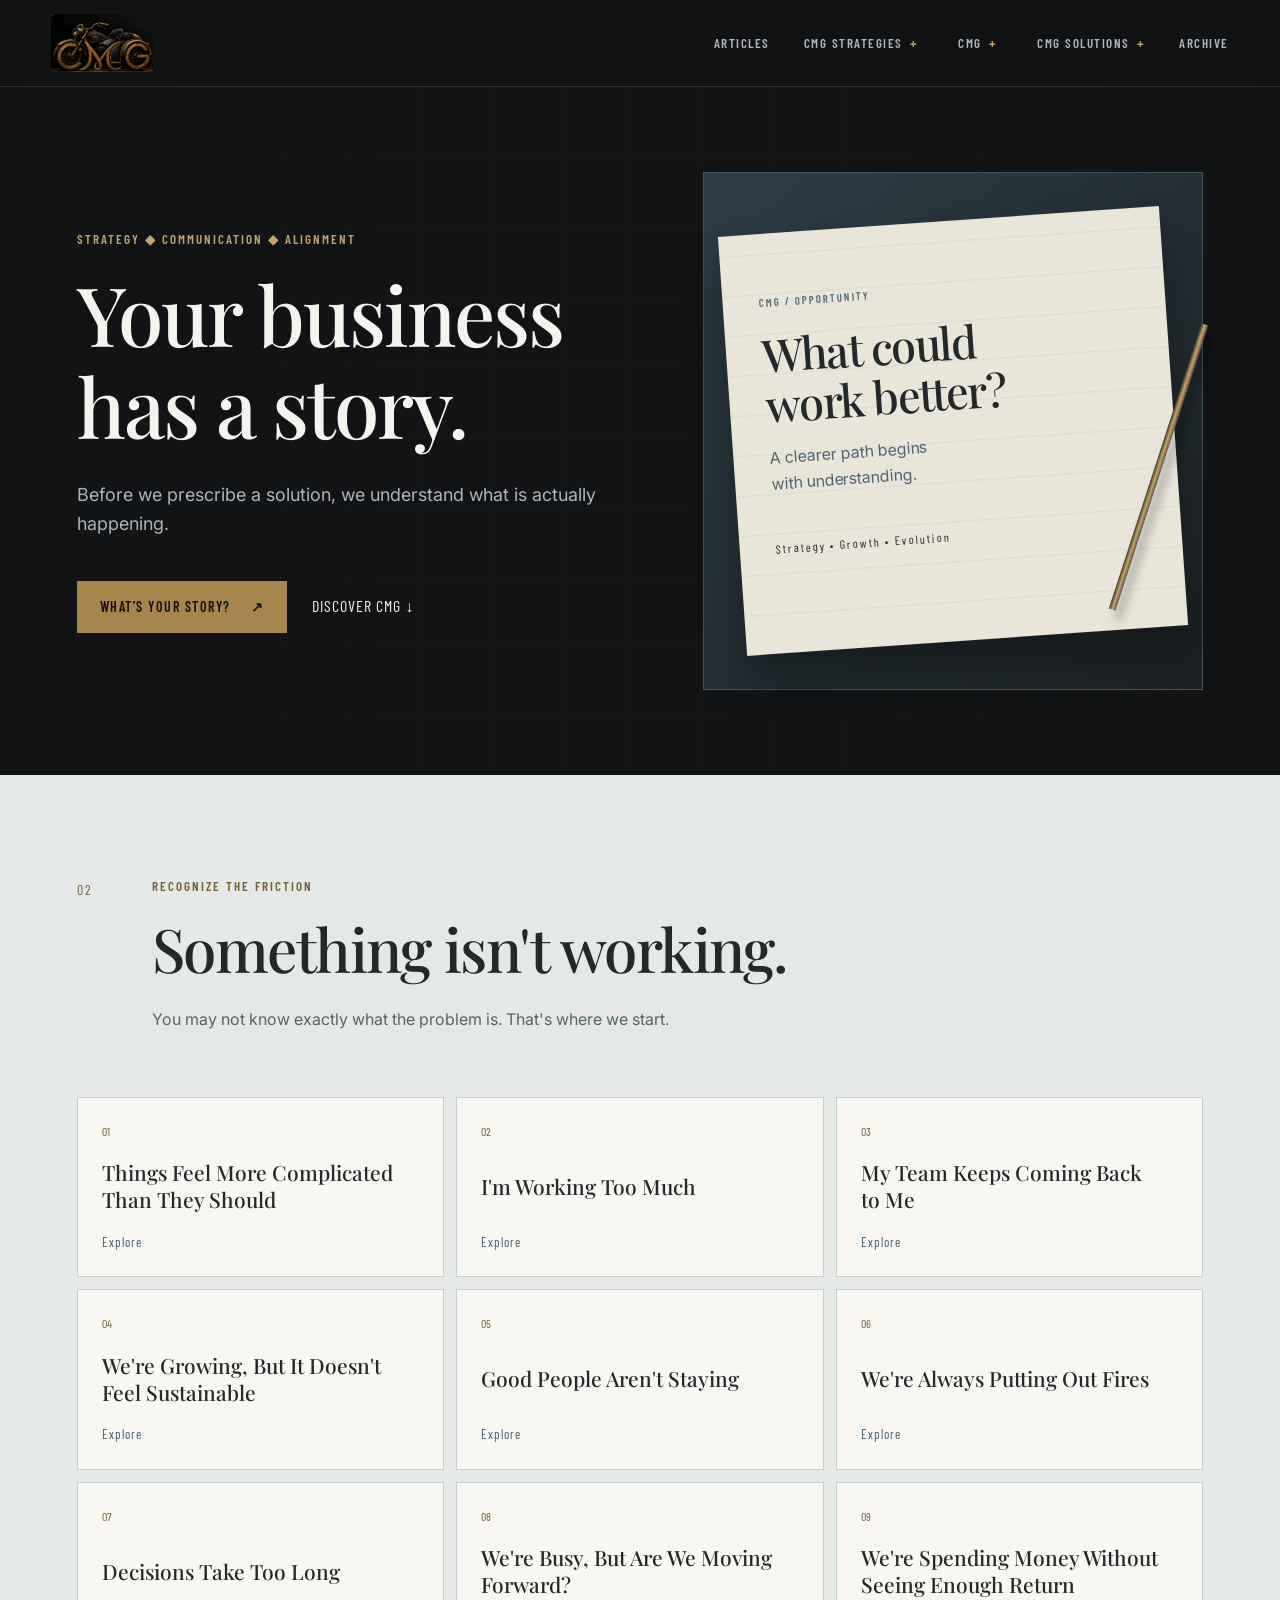
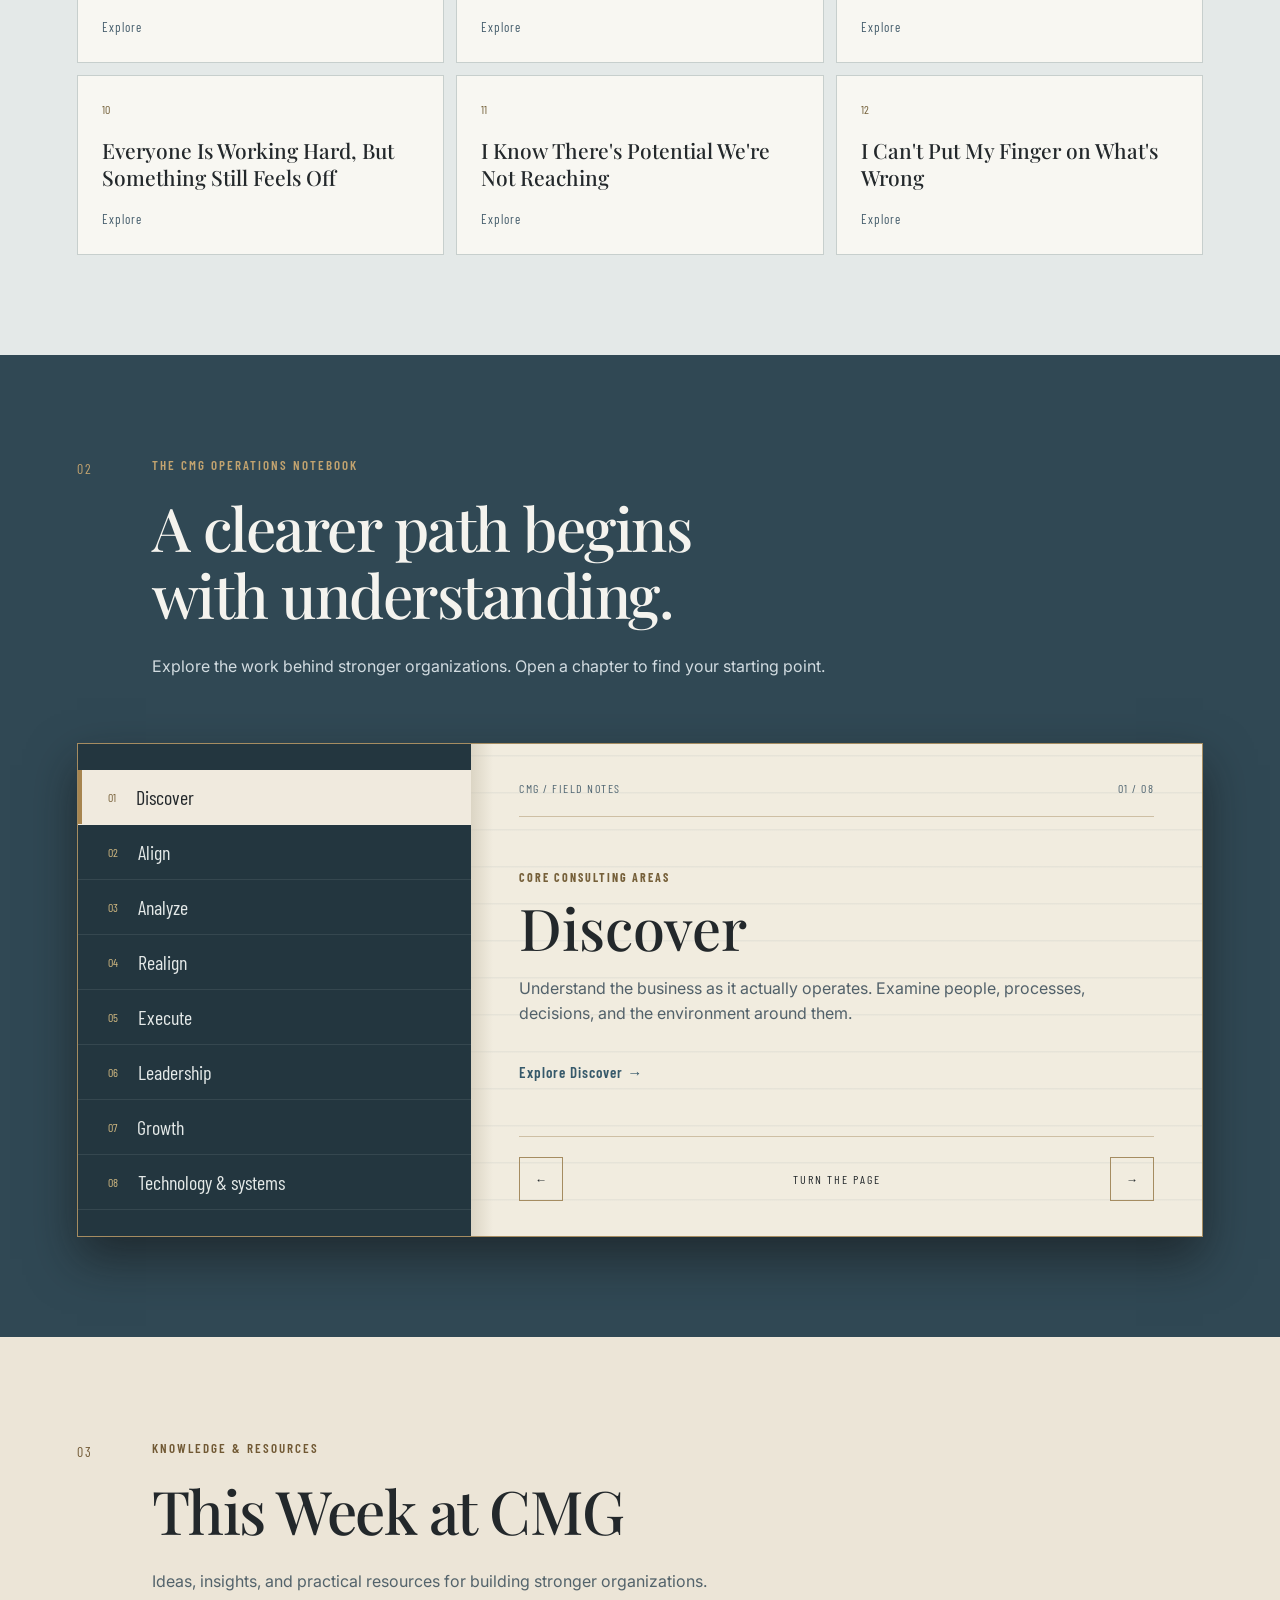
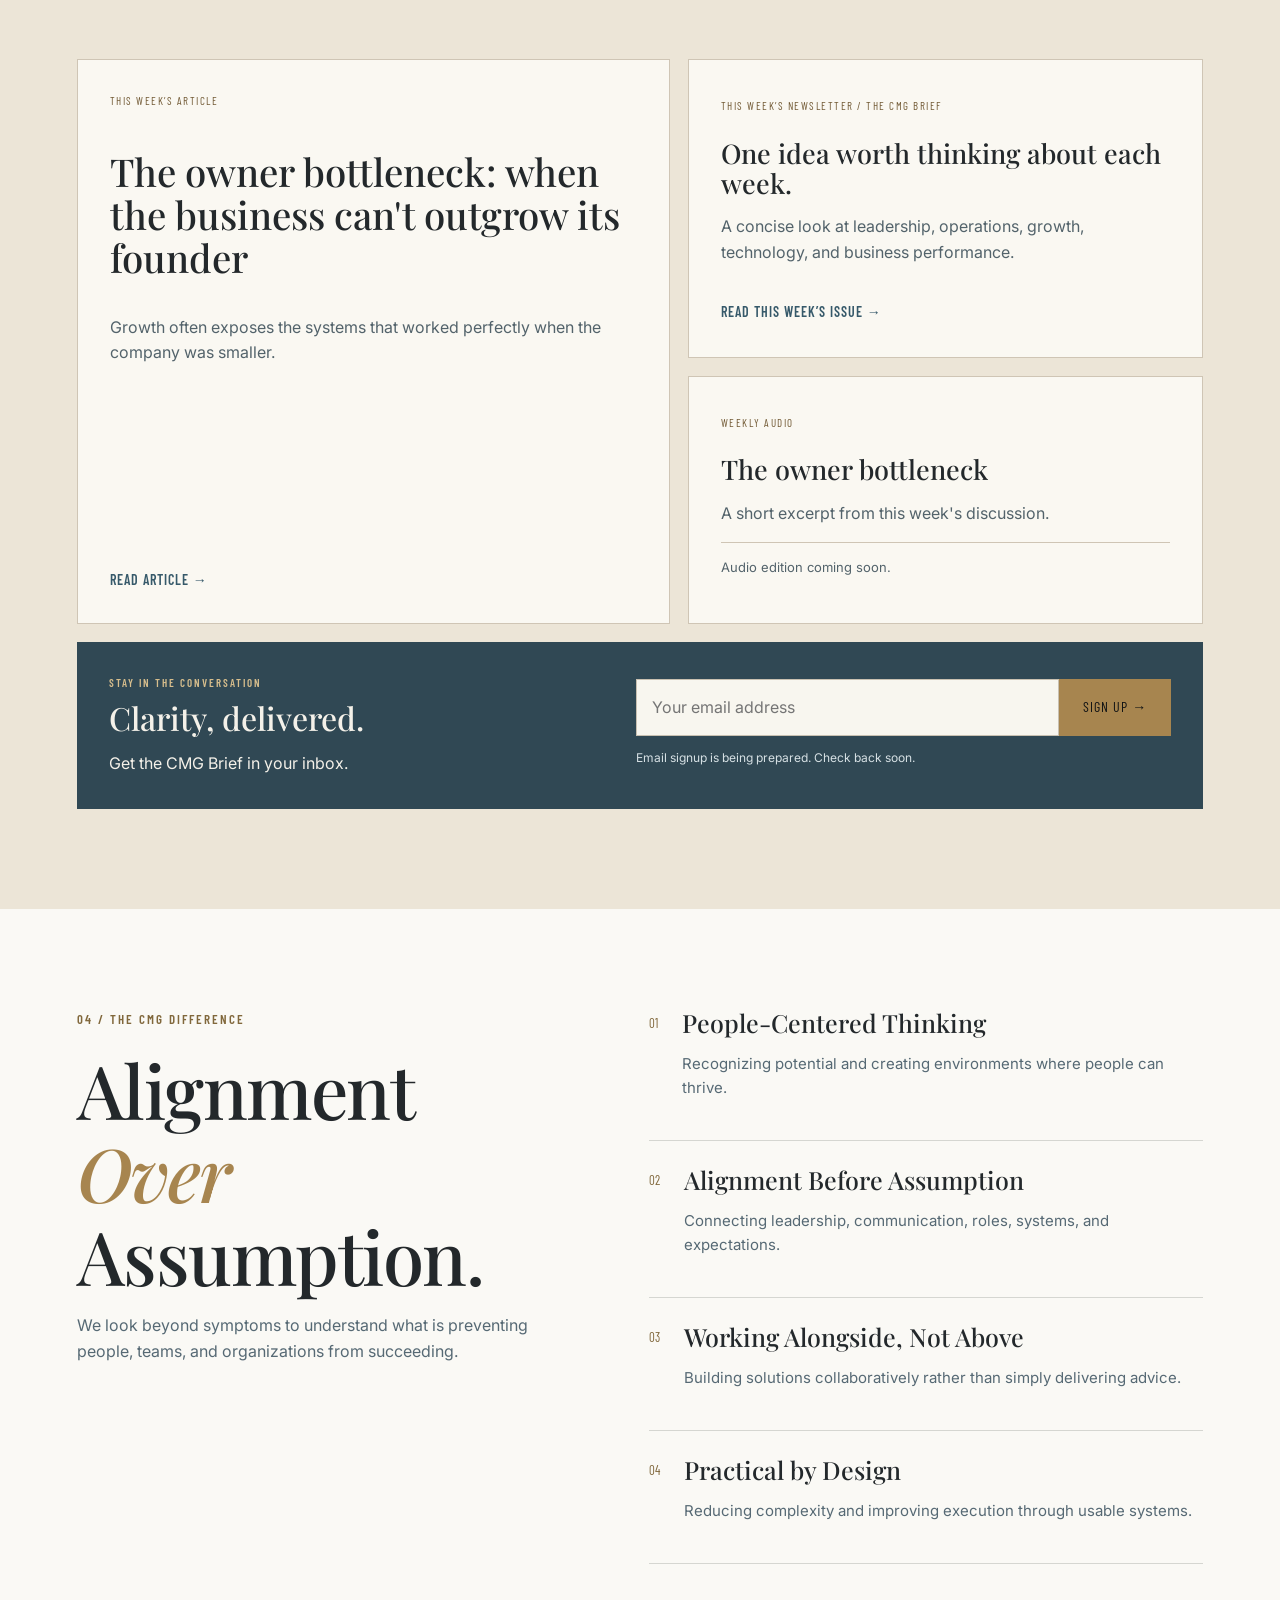
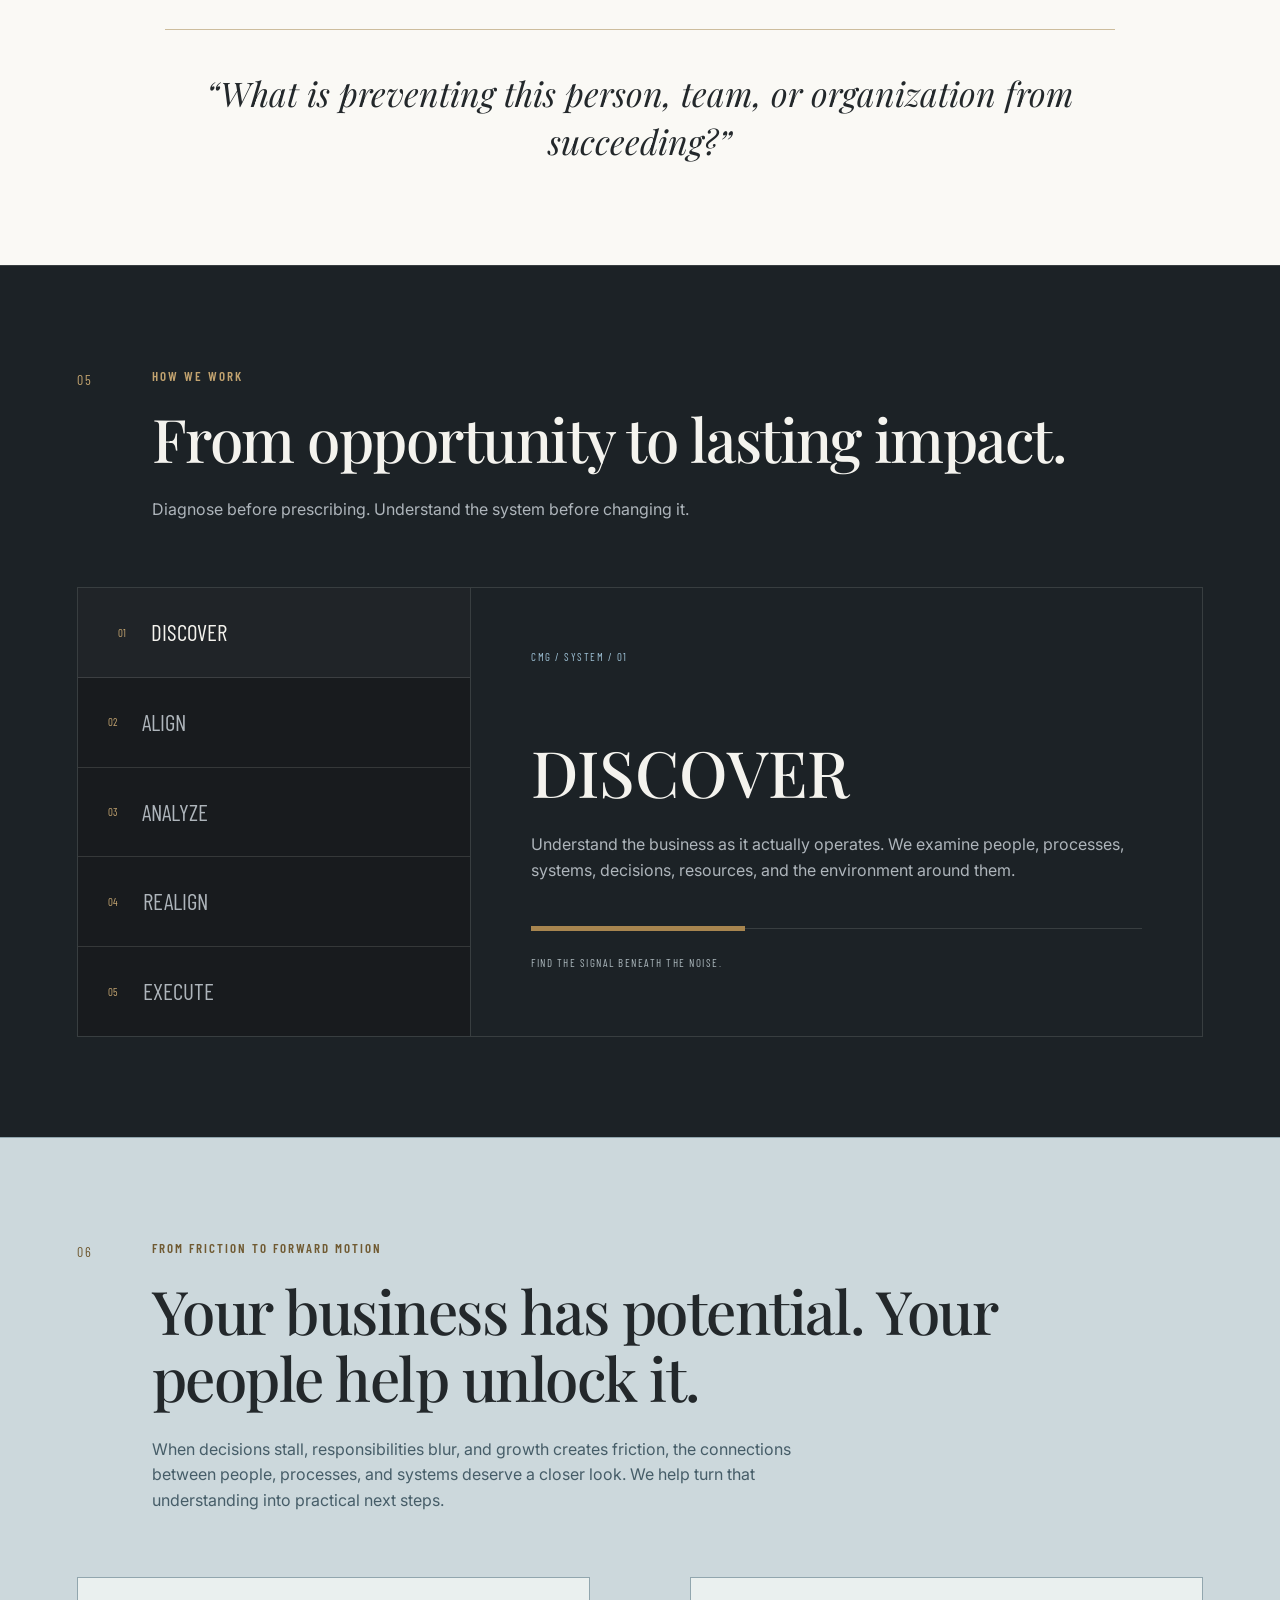
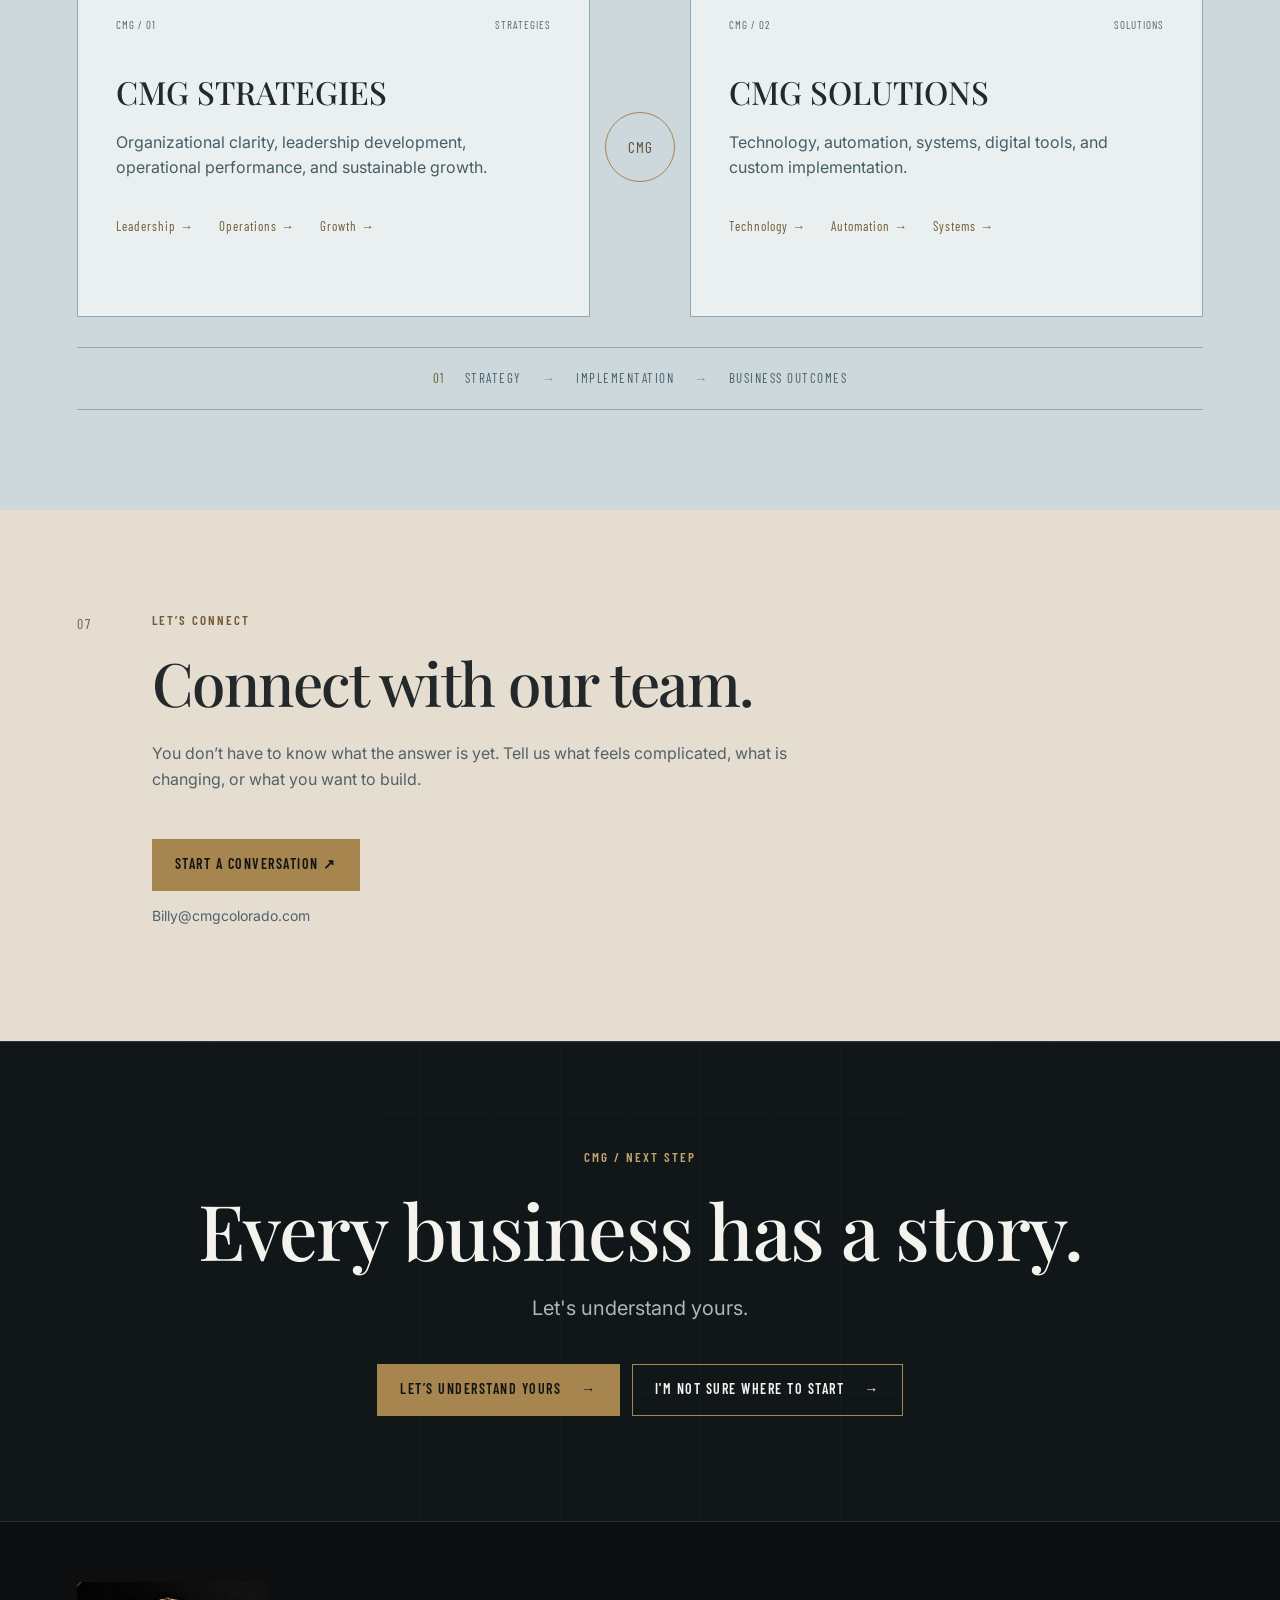
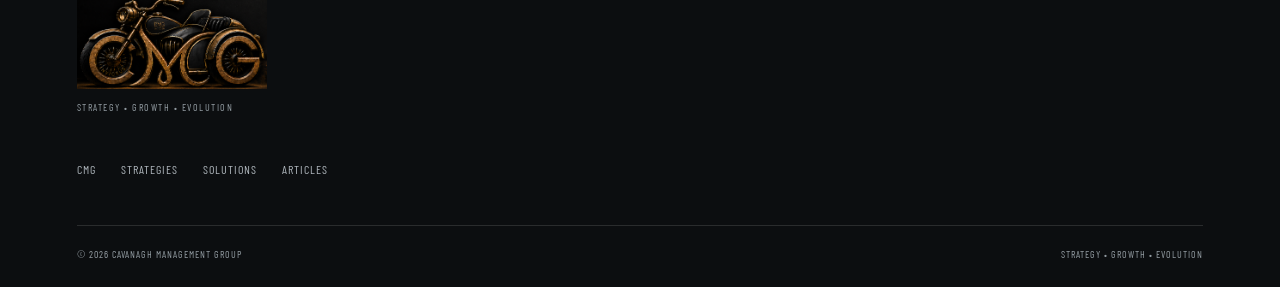
<file: index.html>
<!DOCTYPE html>
<html lang="en">
<head>
  <meta charset="UTF-8">
  <meta name="viewport" content="width=device-width, initial-scale=1.0">

  <title>Strategy • Growth • Evolution | Cavanagh Management Group</title>
  <meta name="description" content="Cavanagh Management Group helps businesses understand what isn't working, align their people and systems, and build what comes next.">

  <link rel="preconnect" href="https://fonts.googleapis.com">
  <link rel="preconnect" href="https://fonts.gstatic.com" crossorigin>
  <link href="https://fonts.googleapis.com/css2?family=Barlow+Condensed:wght@400;500;600;700&family=Inter:wght@400;500;600;700&family=Playfair+Display:wght@500;600;700&display=swap" rel="stylesheet">

  <link rel="stylesheet" href="styles.css"><link rel="stylesheet" href="homepage.css">
</head>

<body>

  <!-- =========================
       HEADER
  ========================== -->

  <header class="site-header">

    <a href="index.html" class="brand">
      <img src="cmg-official-logo.png" alt="Cavanagh Management Group">
    </a>

    <button class="menu-toggle" id="menuToggle" aria-label="Open navigation">
      <span></span>
      <span></span>
      <span></span>
    </button>

    <nav class="main-nav" id="mainNav">

      <a href="#this-week">ARTICLES</a>

      <div class="nav-dropdown">
        <button class="nav-drop-button">
          CMG STRATEGIES <span>+</span>
        </button>

        <div class="dropdown-menu">
          <a href="consulting.html#leadership">Leadership</a>
          <a href="consulting.html#analyze">Operations</a>
          <a href="consulting.html#growth">Growth</a>
        </div>
      </div>

      <div class="nav-dropdown nav-center">
        <button class="nav-drop-button">
          CMG <span>+</span>
        </button>

        <div class="dropdown-menu">
          <a href="#difference">About CMG</a>
          <a href="#framework">Our Framework</a>
          <a href="#this-week">Knowledge Center</a>
          <a href="#connect">Contact</a>
        </div>
      </div>

      <div class="nav-dropdown">
        <button class="nav-drop-button">
          CMG SOLUTIONS <span>+</span>
        </button>

        <div class="dropdown-menu">
          <a href="consulting.html#technology">Technology</a>
          <a href="consulting.html#technology">Automation</a>
          <a href="consulting.html#technology">Systems</a>
        </div>
      </div>

      <a href="insights.html">ARCHIVE</a>

    </nav>

  </header>


  <main id="main-content"><section class="hero" id="hero"><div class="hero-grid"></div><div class="hero-copy"><p class="eyebrow">STRATEGY ◆ COMMUNICATION ◆ ALIGNMENT</p><h1>Your business<br>has a story.</h1><p class="hero-intro">Before we prescribe a solution, we understand what is actually happening.</p><a class="primary-button" href="#problems">WHAT'S YOUR STORY? <span>↗</span></a><a class="hero-secondary" href="#difference">DISCOVER CMG ↓</a></div><div class="hero-note-scene"><div class="hero-note"><p class="eyebrow">CMG / OPPORTUNITY</p><h2>What could<br>work better?</h2><p>A clearer path begins<br>with understanding.</p><span class="note-signature">Strategy • Growth • Evolution</span></div><div class="desk-pen"></div></div></section>
<section class="module problems" id="problems">

      <div class="section-header">

        <div class="section-number">02</div>

        <div>
          <p class="eyebrow">RECOGNIZE THE FRICTION</p>

          <h2>
            Something isn't working.
          </h2>

          <p>
            You may not know exactly what the problem is.
            That's where we start.
          </p>
        </div>

      </div>


      <div class="problem-grid">

        <a class="problem-card" href="diagnostics.html">
          <span>01</span>
          <strong>Things Feel More Complicated Than They Should</strong>
          <small>Explore</small>
        </a>

        <a class="problem-card" href="diagnostics.html">
          <span>02</span>
          <strong>I'm Working Too Much</strong>
          <small>Explore</small>
        </a>

        <a class="problem-card" href="diagnostics.html">
          <span>03</span>
          <strong>My Team Keeps Coming Back to Me</strong>
          <small>Explore</small>
        </a>

        <a class="problem-card" href="diagnostics.html">
          <span>04</span>
          <strong>We're Growing, But It Doesn't Feel Sustainable</strong>
          <small>Explore</small>
        </a>

        <a class="problem-card" href="diagnostics.html">
          <span>05</span>
          <strong>Good People Aren't Staying</strong>
          <small>Explore</small>
        </a>

        <a class="problem-card" href="diagnostics.html">
          <span>06</span>
          <strong>We're Always Putting Out Fires</strong>
          <small>Explore</small>
        </a>

        <a class="problem-card" href="diagnostics.html">
          <span>07</span>
          <strong>Decisions Take Too Long</strong>
          <small>Explore</small>
        </a>

        <a class="problem-card" href="diagnostics.html">
          <span>08</span>
          <strong>We're Busy, But Are We Moving Forward?</strong>
          <small>Explore</small>
        </a>

        <a class="problem-card" href="diagnostics.html">
          <span>09</span>
          <strong>We're Spending Money Without Seeing Enough Return</strong>
          <small>Explore</small>
        </a>

        <a class="problem-card" href="diagnostics.html">
          <span>10</span>
          <strong>Everyone Is Working Hard, But Something Still Feels Off</strong>
          <small>Explore</small>
        </a>

        <a class="problem-card" href="diagnostics.html">
          <span>11</span>
          <strong>I Know There's Potential We're Not Reaching</strong>
          <small>Explore</small>
        </a>

        <a class="problem-card" href="diagnostics.html">
          <span>12</span>
          <strong>I Can't Put My Finger on What's Wrong</strong>
          <small>Explore</small>
        </a>

      </div>

    </section>
<section class="module core-section" id="system"><div class="section-header"><div class="section-number">02</div><div><p class="eyebrow">THE CMG OPERATIONS NOTEBOOK</p><h2>A clearer path begins<br>with understanding.</h2><p>Explore the work behind stronger organizations. Open a chapter to find your starting point.</p></div></div><div class="core-book"><nav class="chapter-tabs" aria-label="Consulting chapters"><button type="button" data-chapter="0" aria-pressed="true"><span>01</span>Discover</button><button type="button" data-chapter="1" aria-pressed="false"><span>02</span>Align</button><button type="button" data-chapter="2" aria-pressed="false"><span>03</span>Analyze</button><button type="button" data-chapter="3" aria-pressed="false"><span>04</span>Realign</button><button type="button" data-chapter="4" aria-pressed="false"><span>05</span>Execute</button><button type="button" data-chapter="5" aria-pressed="false"><span>06</span>Leadership</button><button type="button" data-chapter="6" aria-pressed="false"><span>07</span>Growth</button><button type="button" data-chapter="7" aria-pressed="false"><span>08</span>Technology & systems</button></nav><div class="chapter-paper" id="chapterPaper"><div class="notebook-header"><span>CMG / FIELD NOTES</span><span id="chapterCount">01 / 08</span></div><div id="chapterContent" aria-live="polite"><p class="notebook-label">CORE CONSULTING AREAS</p><h3 id="chapterTitle">Discover</h3><p id="chapterText">Understand the business as it actually operates. Examine people, processes, decisions, and the environment around them.</p><a id="chapterLink" class="text-link" href="consulting.html#discover">Explore Discover →</a></div><div class="chapter-controls"><button type="button" id="previousChapter" aria-label="Previous chapter">←</button><span>TURN THE PAGE</span><button type="button" id="nextChapter" aria-label="Next chapter">→</button></div></div></div></section>
<section class="module weekly" id="this-week"><div class="section-header"><div class="section-number">03</div><div><p class="eyebrow">KNOWLEDGE & RESOURCES</p><h2>This Week at CMG</h2><p>Ideas, insights, and practical resources for building stronger organizations.</p></div></div><div class="weekly-grid"><article class="weekly-feature"><span class="content-type">THIS WEEK’S ARTICLE</span><h3>The owner bottleneck: when the business can't outgrow its founder</h3><p>Growth often exposes the systems that worked perfectly when the company was smaller.</p><a href="insights.html#article">READ ARTICLE →</a></article><article class="weekly-card"><span class="content-type">THIS WEEK’S NEWSLETTER / THE CMG BRIEF</span><h3>One idea worth thinking about each week.</h3><p>A concise look at leadership, operations, growth, technology, and business performance.</p><a href="insights.html#newsletter">READ THIS WEEK’S ISSUE →</a></article><article class="weekly-card audio-card"><span class="content-type">WEEKLY AUDIO</span><h3>The owner bottleneck</h3><p>A short excerpt from this week's discussion.</p><audio id="weeklyAudio" controls preload="none" hidden aria-label="Weekly audio: The owner bottleneck"></audio><p id="audioStatus" class="availability">Audio edition coming soon.</p></article></div><div class="signup-band"><div><p class="eyebrow">STAY IN THE CONVERSATION</p><h3>Clarity, delivered.</h3><p>Get the CMG Brief in your inbox.</p></div><div><form class="newsletter-form"><label class="sr-only" for="newsletterEmail">Email address</label><input id="newsletterEmail" name="email" type="email" autocomplete="email" placeholder="Your email address" required><button type="submit">SIGN UP →</button></form><p class="signup-status" role="status">Email signup is being prepared. Check back soon.</p></div></div></section>
<section class="module difference" id="difference"><div class="difference-layout"><div><p class="eyebrow">04 / THE CMG DIFFERENCE</p><h2>Alignment<br><em>Over</em><br>Assumption.</h2><p>We look beyond symptoms to understand what is preventing people, teams, and organizations from succeeding.</p></div><div class="principles"><article><span>01</span><div><h3>People-Centered Thinking</h3><p>Recognizing potential and creating environments where people can thrive.</p></div></article><article><span>02</span><div><h3>Alignment Before Assumption</h3><p>Connecting leadership, communication, roles, systems, and expectations.</p></div></article><article><span>03</span><div><h3>Working Alongside, Not Above</h3><p>Building solutions collaboratively rather than simply delivering advice.</p></div></article><article><span>04</span><div><h3>Practical by Design</h3><p>Reducing complexity and improving execution through usable systems.</p></div></article></div></div><blockquote>“What is preventing this person, team, or organization from succeeding?”</blockquote></section>
<section class="module framework" id="framework">

      <div class="section-header">

        <div class="section-number">05</div>

        <div>
          <p class="eyebrow">HOW WE WORK</p>

          <h2>From opportunity to lasting impact.</h2>

          <p>
            Diagnose before prescribing. Understand the system before changing it.
          </p>
        </div>

      </div>


      <div class="framework-system">

        <div class="framework-stages">

          <button class="framework-stage active" data-stage="discover">
            <span>01</span>
            DISCOVER
          </button>

          <button class="framework-stage" data-stage="align">
            <span>02</span>
            ALIGN
          </button>

          <button class="framework-stage" data-stage="analyze">
            <span>03</span>
            ANALYZE
          </button>

          <button class="framework-stage" data-stage="realign">
            <span>04</span>
            REALIGN
          </button>

          <button class="framework-stage" data-stage="execute">
            <span>05</span>
            EXECUTE
          </button>

        </div>


        <div class="framework-panel">

          <div class="framework-code">
            CMG / SYSTEM / <span id="frameworkCode">01</span>
          </div>

          <h3 id="frameworkTitle">
            DISCOVER
          </h3>

          <p id="frameworkText">
            Understand the business as it actually operates.
            We examine people, processes, systems, decisions,
            resources, and the environment around them.
          </p>

          <div class="framework-line">
            <span></span>
          </div>

          <div class="framework-note" id="frameworkNote">
            FIND THE SIGNAL BENEATH THE NOISE.
          </div>

        </div>

      </div>

    </section>
<section class="module system-section" id="transition">

      <div class="section-header">

        <div class="section-number">06</div>

        <div>
          <p class="eyebrow">FROM FRICTION TO FORWARD MOTION</p>

          <h2>
            Your business has potential.
            Your people help unlock it.
          </h2>

          <p>
            When decisions stall, responsibilities blur, and growth creates friction,
            the connections between people, processes, and systems deserve a closer look.
            We help turn that understanding into practical next steps.
          </p>
        </div>

      </div>


      <div class="system-grid">

        <article class="system-card strategies">

          <div class="system-card-top">
            <span>CMG / 01</span>
            <span>STRATEGIES</span>
          </div>

          <h3>CMG STRATEGIES</h3>

          <p>
            Organizational clarity, leadership development,
            operational performance, and sustainable growth.
          </p>

          <div class="system-links">
            <a href="consulting.html">Leadership →</a>
            <a href="consulting.html">Operations →</a>
            <a href="consulting.html">Growth →</a>
          </div>

        </article>


        <div class="system-connector">
          <span>CMG</span>
        </div>


        <article class="system-card solutions">

          <div class="system-card-top">
            <span>CMG / 02</span>
            <span>SOLUTIONS</span>
          </div>

          <h3>CMG SOLUTIONS</h3>

          <p>
            Technology, automation, systems, digital tools,
            and custom implementation.
          </p>

          <div class="system-links">
            <a href="consulting.html">Technology →</a>
            <a href="consulting.html">Automation →</a>
            <a href="consulting.html">Systems →</a>
          </div>

        </article>

      </div>


      <div class="system-outcome">
        <span>01</span>
        STRATEGY
        <i>→</i>
        IMPLEMENTATION
        <i>→</i>
        BUSINESS OUTCOMES
      </div>

    </section>
<section class="module connect" id="connect"><div class="section-header"><div class="section-number">07</div><div><p class="eyebrow">LET’S CONNECT</p><h2>Connect with our team.</h2><p>You don’t have to know what the answer is yet. Tell us what feels complicated, what is changing, or what you want to build.</p></div></div><a class="primary-button" href="mailto:Billy@cmgcolorado.com">START A CONVERSATION ↗</a><p class="contact-note">Billy@cmgcolorado.com</p></section>
<section class="conversation" id="conversation">

      <div class="conversation-grid"></div>

      <div class="conversation-content">

        <p class="eyebrow">
          CMG / NEXT STEP
        </p>

        <h2>
          Every business has a story.
        </h2>

        <p>
          Let's understand yours.
        </p>

        <div class="conversation-actions">

          <a href="#connect" class="primary-button">
            LET’S UNDERSTAND YOURS
            <span>→</span>
          </a>

          <a href="diagnostics.html" class="secondary-button">
            I'M NOT SURE WHERE TO START
            <span>→</span>
          </a>

        </div>

      </div>

    </section></main>


  <!-- =========================
       FOOTER
  ========================== -->

  <footer class="site-footer">

    <div class="footer-brand">
      <img src="cmg-official-logo.png" alt="CMG">
      <p>
        STRATEGY • GROWTH • EVOLUTION
      </p>
    </div>

    <div class="footer-links">

      <a href="#framework">CMG</a>
      <a href="#system">STRATEGIES</a>
      <a href="#system">SOLUTIONS</a>
      <a href="#this-week">ARTICLES</a>

    </div>

    

    <div class="footer-bottom">
      <span>© 2026 CAVANAGH MANAGEMENT GROUP</span>
      <span>STRATEGY • GROWTH • EVOLUTION</span>
    </div>

  </footer>


  <script src="site-config.js"></script>
  <script src="script.js"></script>

</body>
</html>
</file>
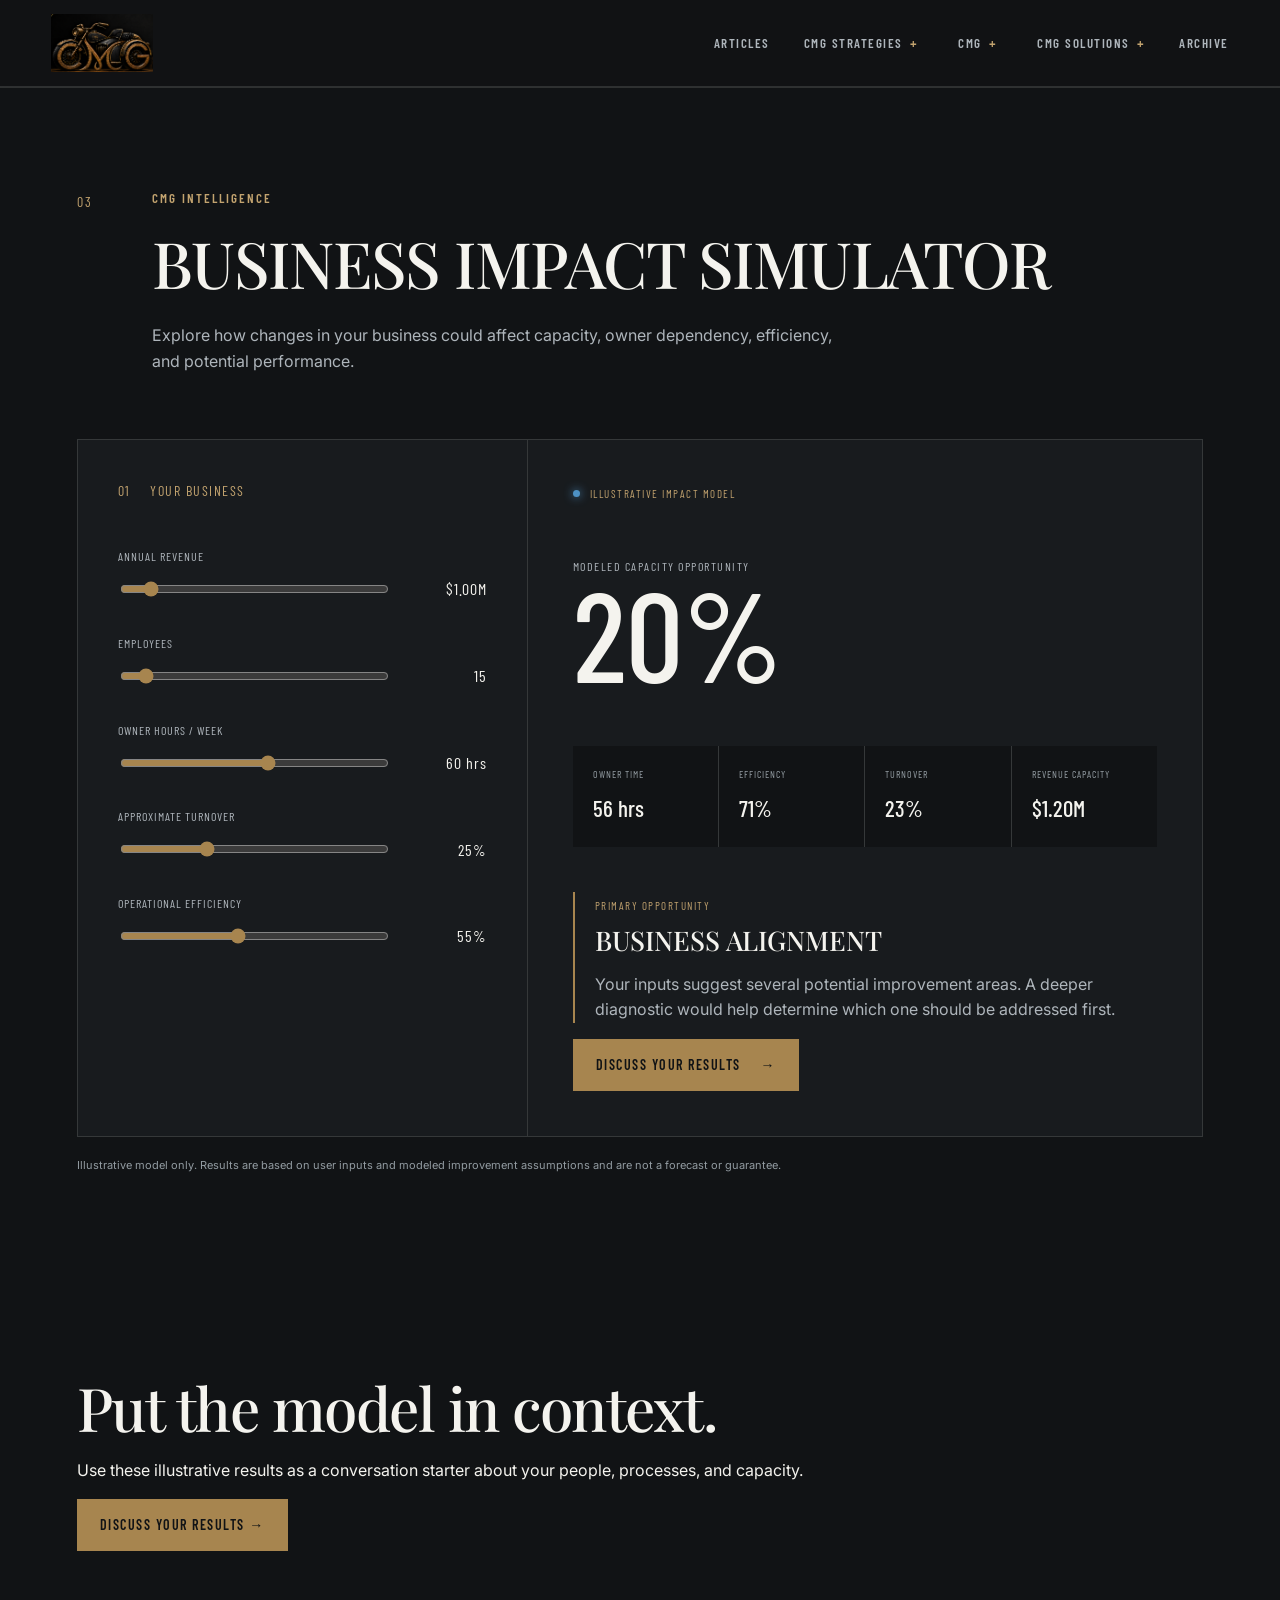
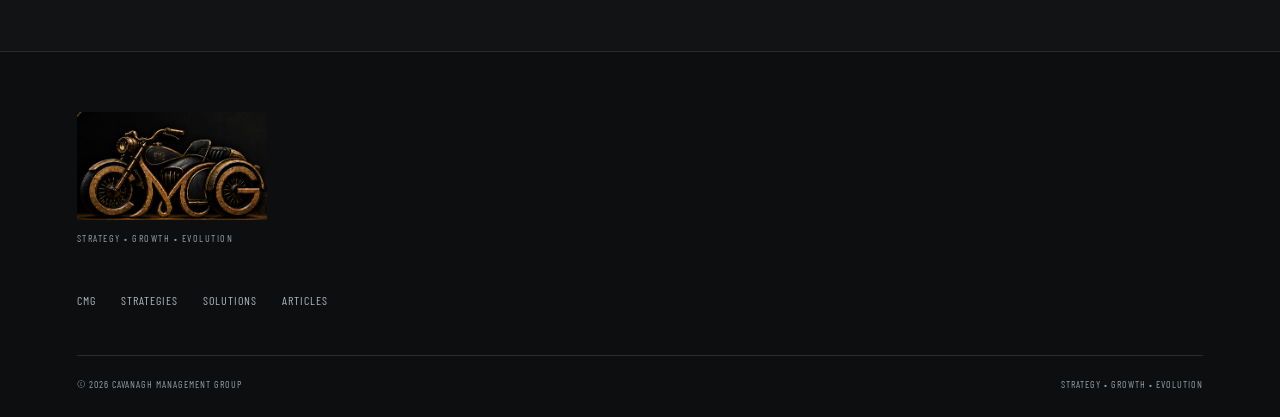
<file: business-impact.html>
<!DOCTYPE html>
<html lang="en">
<head>
  <meta charset="UTF-8">
  <meta name="viewport" content="width=device-width, initial-scale=1.0">

  <title>Business Impact Simulator | Cavanagh Management Group</title>
  <meta name="description" content="Cavanagh Management Group helps businesses understand what isn't working, align their people and systems, and build what comes next.">

  <link rel="preconnect" href="https://fonts.googleapis.com">
  <link rel="preconnect" href="https://fonts.gstatic.com" crossorigin>
  <link href="https://fonts.googleapis.com/css2?family=Barlow+Condensed:wght@400;500;600;700&family=Inter:wght@400;500;600;700&family=Playfair+Display:wght@500;600;700&display=swap" rel="stylesheet">

  <link rel="stylesheet" href="styles.css"><link rel="stylesheet" href="homepage.css">
</head>

<body>

  <!-- =========================
       HEADER
  ========================== -->

  <header class="site-header">

    <a href="index.html" class="brand">
      <img src="cmg-official-logo.png" alt="Cavanagh Management Group">
    </a>

    <button class="menu-toggle" id="menuToggle" aria-label="Open navigation">
      <span></span>
      <span></span>
      <span></span>
    </button>

    <nav class="main-nav" id="mainNav">

      <a href="index.html#this-week">ARTICLES</a>

      <div class="nav-dropdown">
        <button class="nav-drop-button">
          CMG STRATEGIES <span>+</span>
        </button>

        <div class="dropdown-menu">
          <a href="consulting.html#leadership">Leadership</a>
          <a href="consulting.html#analyze">Operations</a>
          <a href="consulting.html#growth">Growth</a>
        </div>
      </div>

      <div class="nav-dropdown nav-center">
        <button class="nav-drop-button">
          CMG <span>+</span>
        </button>

        <div class="dropdown-menu">
          <a href="index.html#difference">About CMG</a>
          <a href="index.html#framework">Our Framework</a>
          <a href="index.html#this-week">Knowledge Center</a>
          <a href="index.html#connect">Contact</a>
        </div>
      </div>

      <div class="nav-dropdown">
        <button class="nav-drop-button">
          CMG SOLUTIONS <span>+</span>
        </button>

        <div class="dropdown-menu">
          <a href="consulting.html#technology">Technology</a>
          <a href="consulting.html#technology">Automation</a>
          <a href="consulting.html#technology">Systems</a>
        </div>
      </div>

      <a href="insights.html">ARCHIVE</a>

    </nav>

  </header>


  <main id="main-content"><section class="module simulator-section" id="simulator">

      <div class="section-header">

        <div class="section-number">03</div>

        <div>
          <p class="eyebrow">CMG INTELLIGENCE</p>

          <h2>
            BUSINESS IMPACT SIMULATOR
          </h2>

          <p>
            Explore how changes in your business could affect capacity,
            owner dependency, efficiency, and potential performance.
          </p>
        </div>

      </div>


      <div class="simulator">

        <div class="simulator-inputs">

          <div class="input-heading">
            <span>01</span>
            YOUR BUSINESS
          </div>

          <label>
            ANNUAL REVENUE
            <div class="range-row">
              <input type="range" id="revenue" min="100000" max="10000000" step="50000" value="1000000">
              <output id="revenueValue">$1,000,000</output>
            </div>
          </label>

          <label>
            EMPLOYEES
            <div class="range-row">
              <input type="range" id="employees" min="1" max="200" value="15">
              <output id="employeesValue">15</output>
            </div>
          </label>

          <label>
            OWNER HOURS / WEEK
            <div class="range-row">
              <input type="range" id="ownerHours" min="10" max="100" value="60">
              <output id="ownerHoursValue">60 hrs</output>
            </div>
          </label>

          <label>
            APPROXIMATE TURNOVER
            <div class="range-row">
              <input type="range" id="turnover" min="0" max="80" value="25">
              <output id="turnoverValue">25%</output>
            </div>
          </label>

          <label>
            OPERATIONAL EFFICIENCY
            <div class="range-row">
              <input type="range" id="efficiency" min="20" max="100" value="55">
              <output id="efficiencyValue">55%</output>
            </div>
          </label>

        </div>


        <div class="simulator-output">

          <div class="simulator-status">
            <span></span>
            ILLUSTRATIVE IMPACT MODEL
          </div>

          <div class="impact-number">
            <small>MODELED CAPACITY OPPORTUNITY</small>
            <strong id="impactValue">18%</strong>
          </div>

          <div class="impact-grid">

            <div>
              <span>OWNER TIME</span>
              <strong id="ownerResult">49 hrs</strong>
            </div>

            <div>
              <span>EFFICIENCY</span>
              <strong id="efficiencyResult">72%</strong>
            </div>

            <div>
              <span>TURNOVER</span>
              <strong id="turnoverResult">17%</strong>
            </div>

            <div>
              <span>REVENUE CAPACITY</span>
              <strong id="revenueResult">$1.18M</strong>
            </div>

          </div>

          <div class="opportunity">

            <span>PRIMARY OPPORTUNITY</span>

            <h3 id="opportunityTitle">
              OPERATIONAL EFFICIENCY
            </h3>

            <p id="opportunityText">
              Your inputs suggest that operational structure may be limiting
              capacity and creating unnecessary owner dependency.
            </p>

          </div>

          <button class="primary-button" id="simulatorContact">
            DISCUSS YOUR RESULTS
            <span>→</span>
          </button>

        </div>

      </div>

      <p class="disclaimer">
        Illustrative model only. Results are based on user inputs and
        modeled improvement assumptions and are not a forecast or guarantee.
      </p>

    </section><section class="module" id="conversation"><h2>Put the model in context.</h2><p>Use these illustrative results as a conversation starter about your people, processes, and capacity.</p><a class="primary-button" href="index.html#connect">DISCUSS YOUR RESULTS →</a></section></main>


  <!-- =========================
       FOOTER
  ========================== -->

  <footer class="site-footer">

    <div class="footer-brand">
      <img src="cmg-official-logo.png" alt="CMG">
      <p>
        STRATEGY • GROWTH • EVOLUTION
      </p>
    </div>

    <div class="footer-links">

      <a href="index.html#framework">CMG</a>
      <a href="index.html#system">STRATEGIES</a>
      <a href="index.html#system">SOLUTIONS</a>
      <a href="index.html#this-week">ARTICLES</a>

    </div>

    

    <div class="footer-bottom">
      <span>© 2026 CAVANAGH MANAGEMENT GROUP</span>
      <span>STRATEGY • GROWTH • EVOLUTION</span>
    </div>

  </footer>


  <script src="site-config.js"></script>
  <script src="script.js"></script>

</body>
</html>
</file>
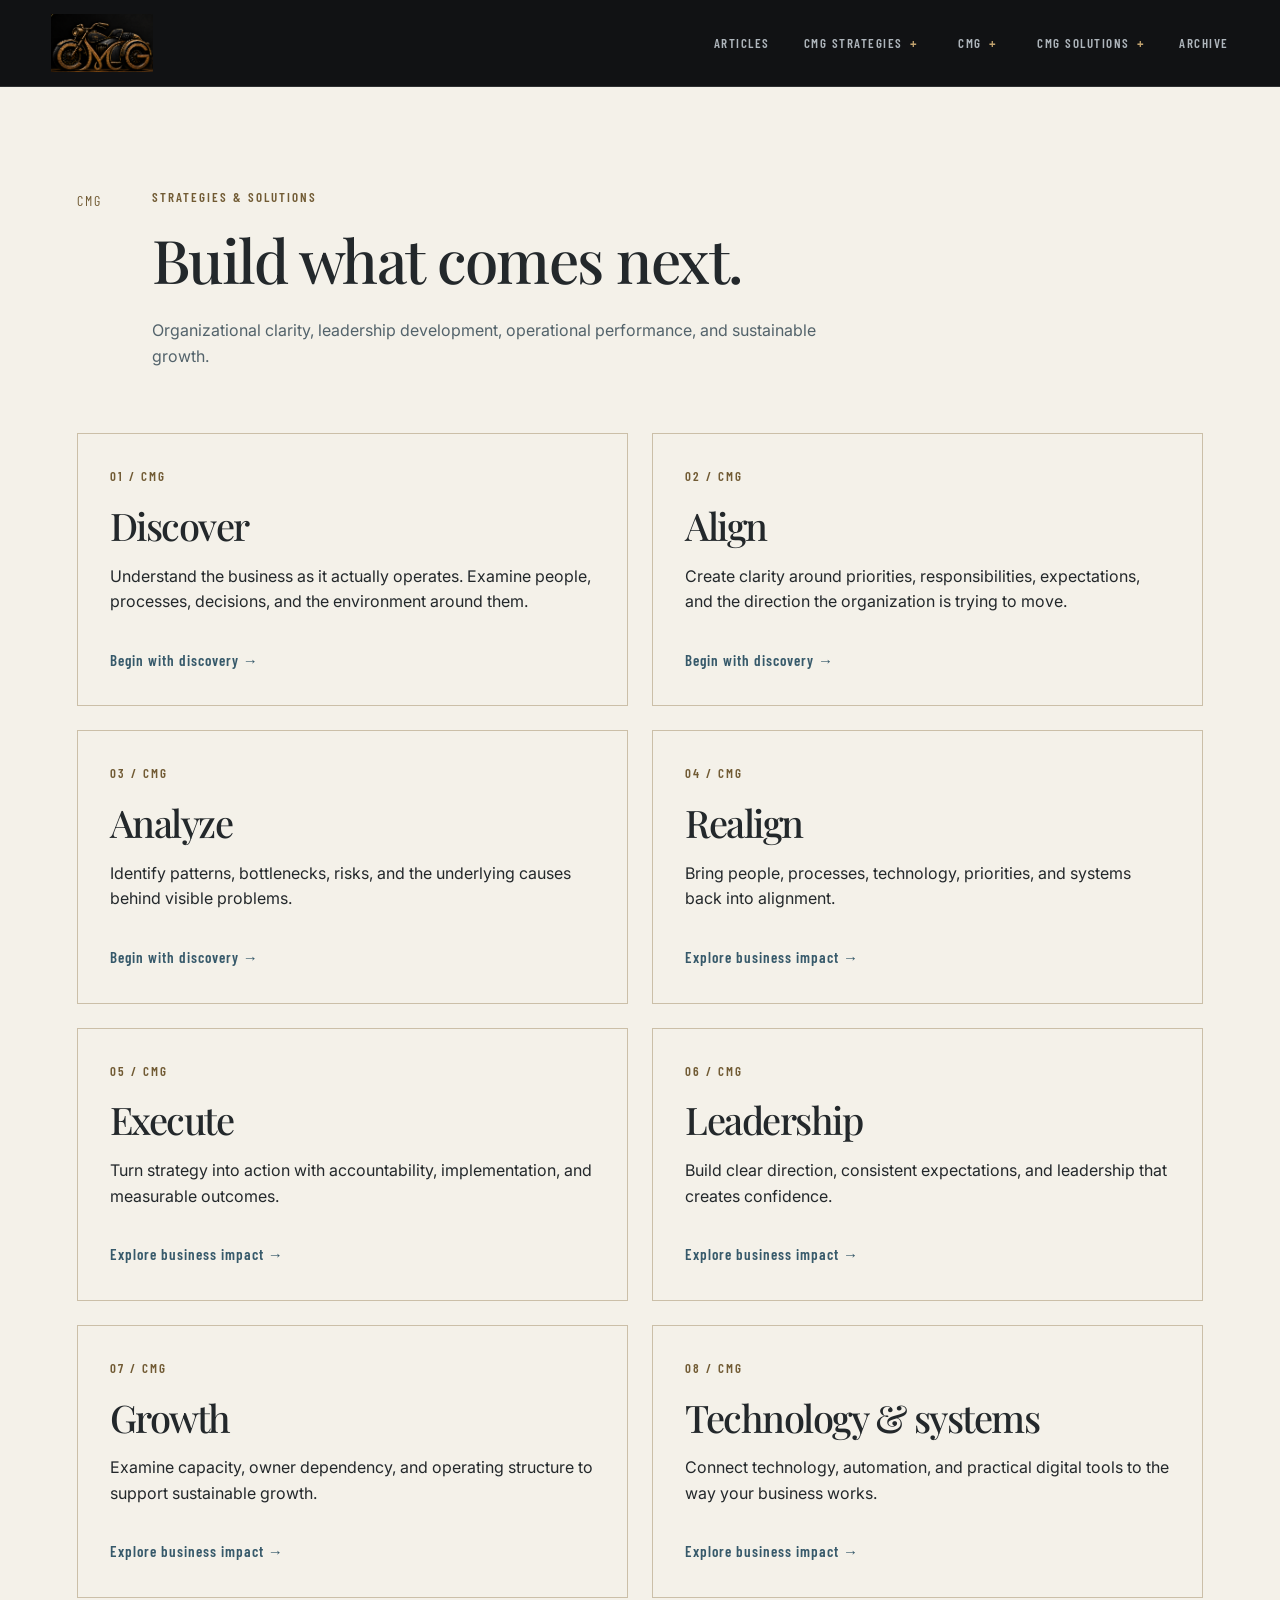
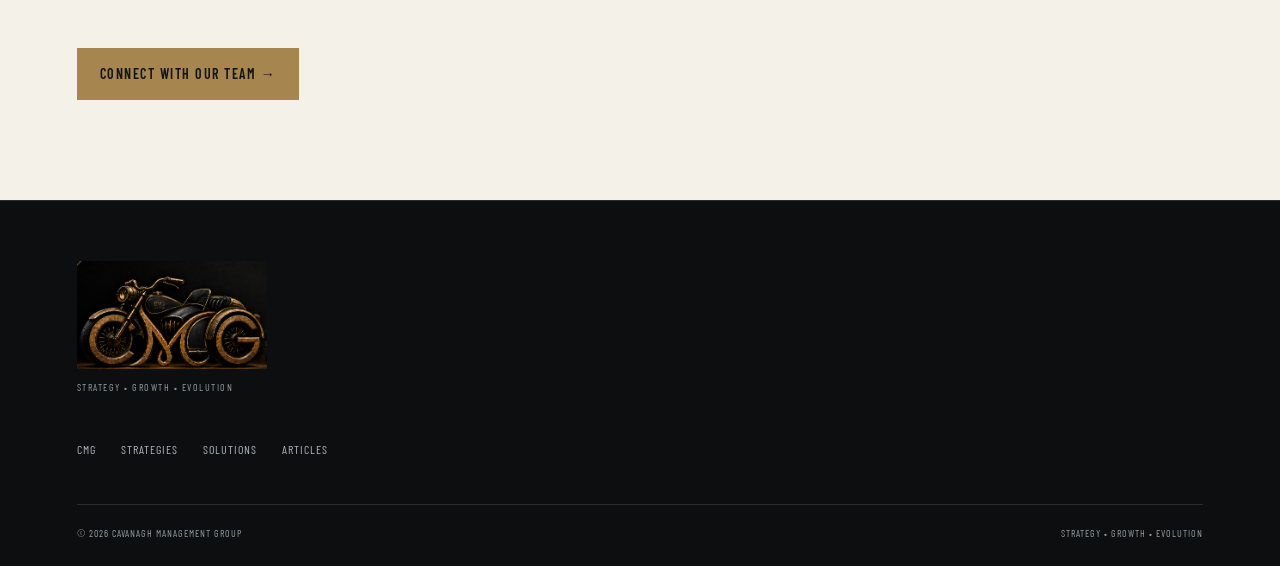
<file: consulting.html>
<!DOCTYPE html>
<html lang="en">
<head>
  <meta charset="UTF-8">
  <meta name="viewport" content="width=device-width, initial-scale=1.0">

  <title>Core consulting areas | Cavanagh Management Group</title>
  <meta name="description" content="Cavanagh Management Group helps businesses understand what isn't working, align their people and systems, and build what comes next.">

  <link rel="preconnect" href="https://fonts.googleapis.com">
  <link rel="preconnect" href="https://fonts.gstatic.com" crossorigin>
  <link href="https://fonts.googleapis.com/css2?family=Barlow+Condensed:wght@400;500;600;700&family=Inter:wght@400;500;600;700&family=Playfair+Display:wght@500;600;700&display=swap" rel="stylesheet">

  <link rel="stylesheet" href="styles.css"><link rel="stylesheet" href="homepage.css">
</head>

<body>

  <!-- =========================
       HEADER
  ========================== -->

  <header class="site-header">

    <a href="index.html" class="brand">
      <img src="cmg-official-logo.png" alt="Cavanagh Management Group">
    </a>

    <button class="menu-toggle" id="menuToggle" aria-label="Open navigation">
      <span></span>
      <span></span>
      <span></span>
    </button>

    <nav class="main-nav" id="mainNav">

      <a href="index.html#this-week">ARTICLES</a>

      <div class="nav-dropdown">
        <button class="nav-drop-button">
          CMG STRATEGIES <span>+</span>
        </button>

        <div class="dropdown-menu">
          <a href="consulting.html#leadership">Leadership</a>
          <a href="consulting.html#analyze">Operations</a>
          <a href="consulting.html#growth">Growth</a>
        </div>
      </div>

      <div class="nav-dropdown nav-center">
        <button class="nav-drop-button">
          CMG <span>+</span>
        </button>

        <div class="dropdown-menu">
          <a href="index.html#difference">About CMG</a>
          <a href="index.html#framework">Our Framework</a>
          <a href="index.html#this-week">Knowledge Center</a>
          <a href="index.html#connect">Contact</a>
        </div>
      </div>

      <div class="nav-dropdown">
        <button class="nav-drop-button">
          CMG SOLUTIONS <span>+</span>
        </button>

        <div class="dropdown-menu">
          <a href="consulting.html#technology">Technology</a>
          <a href="consulting.html#technology">Automation</a>
          <a href="consulting.html#technology">Systems</a>
        </div>
      </div>

      <a href="insights.html">ARCHIVE</a>

    </nav>

  </header>


  <main id="main-content"><section class="module consulting-intro"><div class="section-header"><div class="section-number">CMG</div><div><p class="eyebrow">STRATEGIES & SOLUTIONS</p><h2>Build what comes next.</h2><p>Organizational clarity, leadership development, operational performance, and sustainable growth.</p></div></div><div class="consulting-grid"><article id="discover"><p class="eyebrow">01 / CMG</p><h2>Discover</h2><p>Understand the business as it actually operates. Examine people, processes, decisions, and the environment around them.</p><a class="text-link" href="diagnostics.html">Begin with discovery →</a></article><article id="align"><p class="eyebrow">02 / CMG</p><h2>Align</h2><p>Create clarity around priorities, responsibilities, expectations, and the direction the organization is trying to move.</p><a class="text-link" href="diagnostics.html">Begin with discovery →</a></article><article id="analyze"><p class="eyebrow">03 / CMG</p><h2>Analyze</h2><p>Identify patterns, bottlenecks, risks, and the underlying causes behind visible problems.</p><a class="text-link" href="diagnostics.html">Begin with discovery →</a></article><article id="realign"><p class="eyebrow">04 / CMG</p><h2>Realign</h2><p>Bring people, processes, technology, priorities, and systems back into alignment.</p><a class="text-link" href="business-impact.html">Explore business impact →</a></article><article id="execute"><p class="eyebrow">05 / CMG</p><h2>Execute</h2><p>Turn strategy into action with accountability, implementation, and measurable outcomes.</p><a class="text-link" href="business-impact.html">Explore business impact →</a></article><article id="leadership"><p class="eyebrow">06 / CMG</p><h2>Leadership</h2><p>Build clear direction, consistent expectations, and leadership that creates confidence.</p><a class="text-link" href="business-impact.html">Explore business impact →</a></article><article id="growth"><p class="eyebrow">07 / CMG</p><h2>Growth</h2><p>Examine capacity, owner dependency, and operating structure to support sustainable growth.</p><a class="text-link" href="business-impact.html">Explore business impact →</a></article><article id="technology"><p class="eyebrow">08 / CMG</p><h2>Technology & systems</h2><p>Connect technology, automation, and practical digital tools to the way your business works.</p><a class="text-link" href="business-impact.html">Explore business impact →</a></article></div><a class="primary-button" href="index.html#connect">CONNECT WITH OUR TEAM →</a></section></main>


  <!-- =========================
       FOOTER
  ========================== -->

  <footer class="site-footer">

    <div class="footer-brand">
      <img src="cmg-official-logo.png" alt="CMG">
      <p>
        STRATEGY • GROWTH • EVOLUTION
      </p>
    </div>

    <div class="footer-links">

      <a href="index.html#framework">CMG</a>
      <a href="index.html#system">STRATEGIES</a>
      <a href="index.html#system">SOLUTIONS</a>
      <a href="index.html#this-week">ARTICLES</a>

    </div>

    

    <div class="footer-bottom">
      <span>© 2026 CAVANAGH MANAGEMENT GROUP</span>
      <span>STRATEGY • GROWTH • EVOLUTION</span>
    </div>

  </footer>


  <script src="site-config.js"></script>
  <script src="script.js"></script>

</body>
</html>
</file>
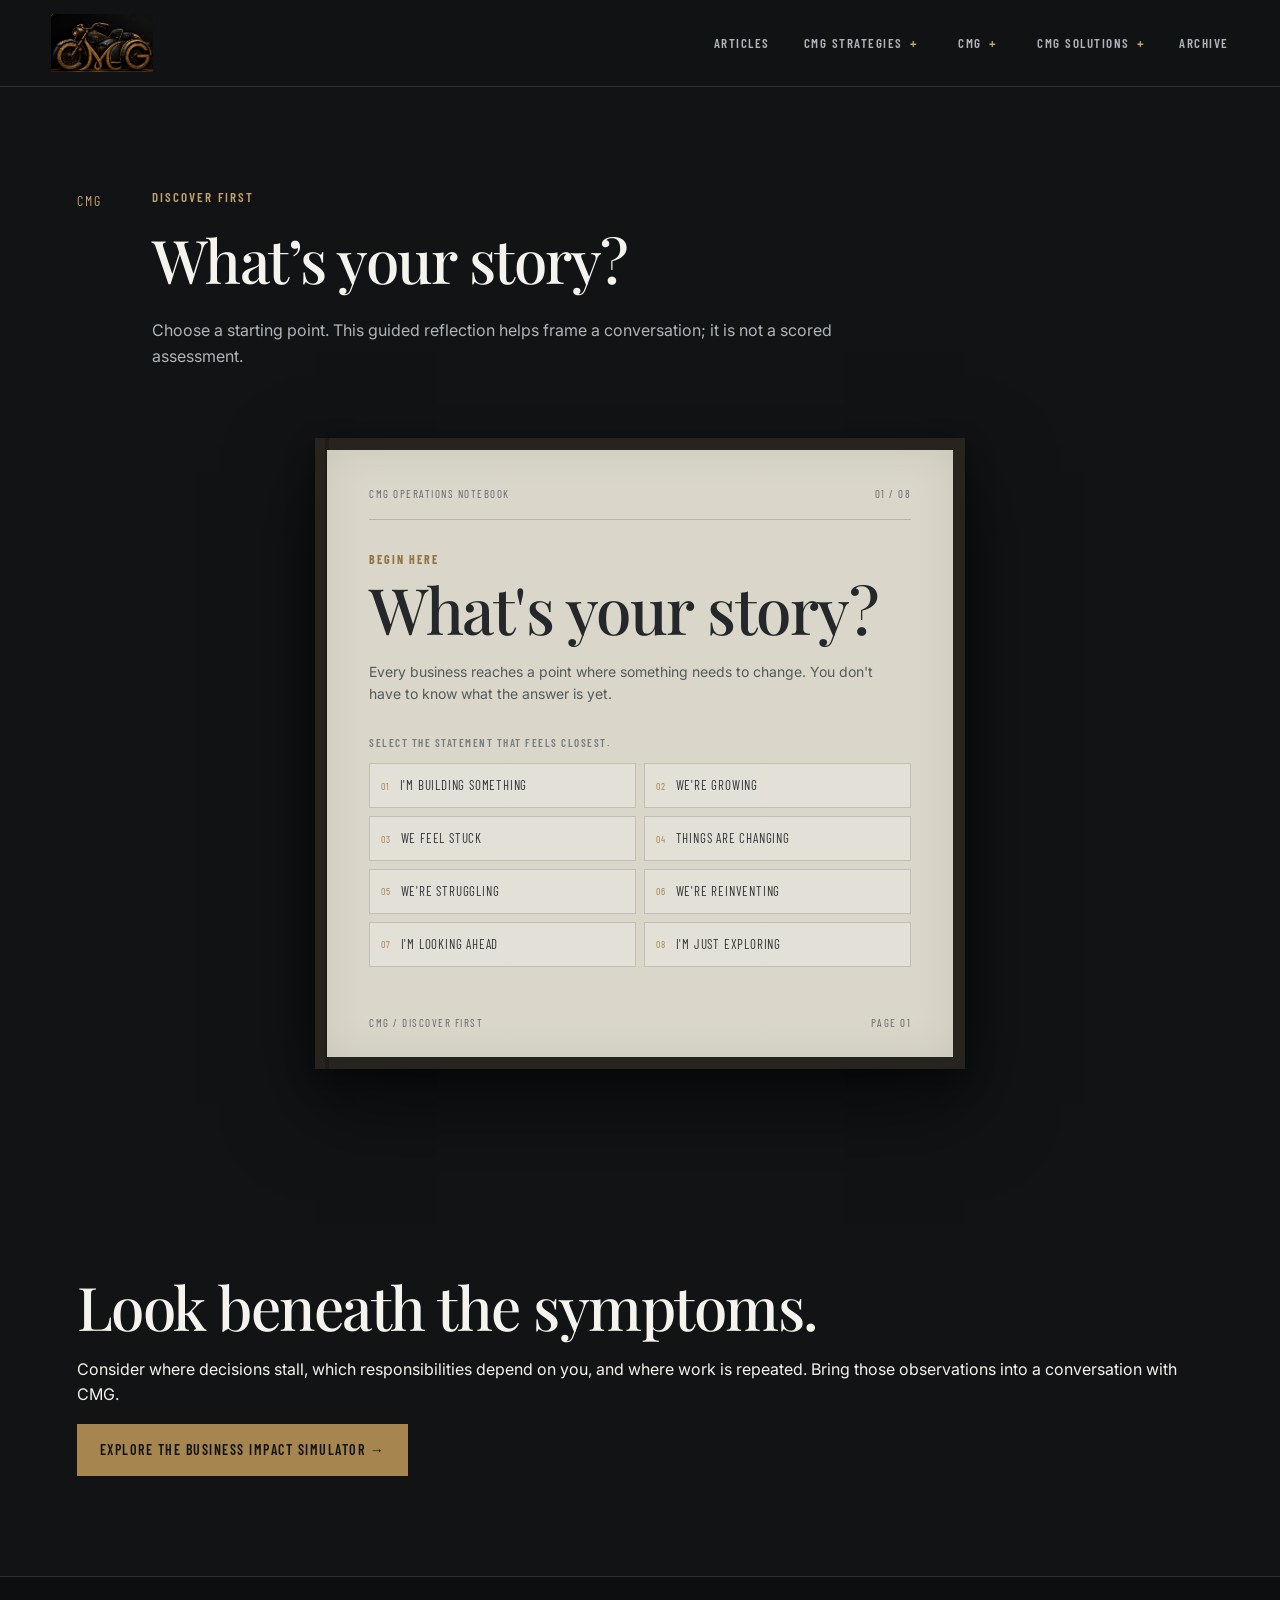
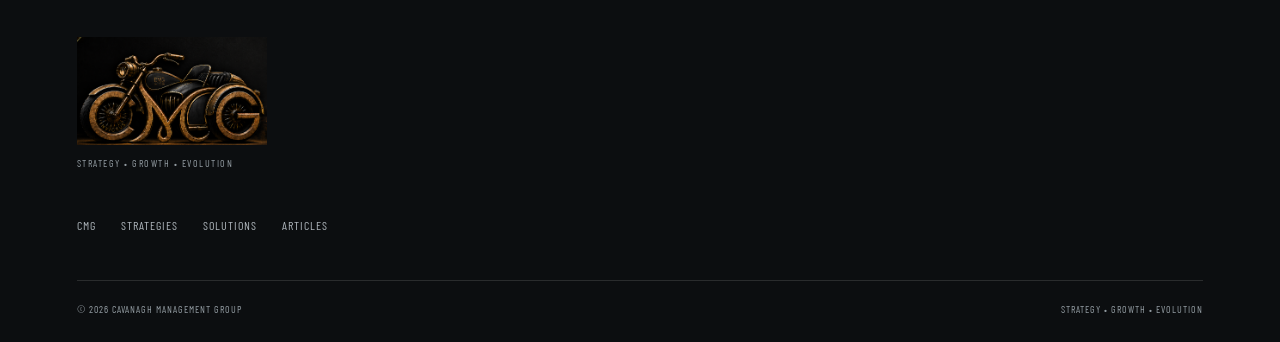
<file: diagnostics.html>
<!DOCTYPE html>
<html lang="en">
<head>
  <meta charset="UTF-8">
  <meta name="viewport" content="width=device-width, initial-scale=1.0">

  <title>Business diagnostics | Cavanagh Management Group</title>
  <meta name="description" content="Cavanagh Management Group helps businesses understand what isn't working, align their people and systems, and build what comes next.">

  <link rel="preconnect" href="https://fonts.googleapis.com">
  <link rel="preconnect" href="https://fonts.gstatic.com" crossorigin>
  <link href="https://fonts.googleapis.com/css2?family=Barlow+Condensed:wght@400;500;600;700&family=Inter:wght@400;500;600;700&family=Playfair+Display:wght@500;600;700&display=swap" rel="stylesheet">

  <link rel="stylesheet" href="styles.css"><link rel="stylesheet" href="homepage.css">
</head>

<body>

  <!-- =========================
       HEADER
  ========================== -->

  <header class="site-header">

    <a href="index.html" class="brand">
      <img src="cmg-official-logo.png" alt="Cavanagh Management Group">
    </a>

    <button class="menu-toggle" id="menuToggle" aria-label="Open navigation">
      <span></span>
      <span></span>
      <span></span>
    </button>

    <nav class="main-nav" id="mainNav">

      <a href="index.html#this-week">ARTICLES</a>

      <div class="nav-dropdown">
        <button class="nav-drop-button">
          CMG STRATEGIES <span>+</span>
        </button>

        <div class="dropdown-menu">
          <a href="consulting.html#leadership">Leadership</a>
          <a href="consulting.html#analyze">Operations</a>
          <a href="consulting.html#growth">Growth</a>
        </div>
      </div>

      <div class="nav-dropdown nav-center">
        <button class="nav-drop-button">
          CMG <span>+</span>
        </button>

        <div class="dropdown-menu">
          <a href="index.html#difference">About CMG</a>
          <a href="index.html#framework">Our Framework</a>
          <a href="index.html#this-week">Knowledge Center</a>
          <a href="index.html#connect">Contact</a>
        </div>
      </div>

      <div class="nav-dropdown">
        <button class="nav-drop-button">
          CMG SOLUTIONS <span>+</span>
        </button>

        <div class="dropdown-menu">
          <a href="consulting.html#technology">Technology</a>
          <a href="consulting.html#technology">Automation</a>
          <a href="consulting.html#technology">Systems</a>
        </div>
      </div>

      <a href="insights.html">ARCHIVE</a>

    </nav>

  </header>


  <main id="main-content"><section class="module diagnostic-intro"><div class="section-header"><div class="section-number">CMG</div><div><p class="eyebrow">DISCOVER FIRST</p><h2>What’s your story?</h2><p>Choose a starting point. This guided reflection helps frame a conversation; it is not a scored assessment.</p></div></div><div class="notebook-scene">

        <div class="desk-light"></div>

        <div class="notebook">

          <div class="notebook-spine"></div>

          <div class="notebook-page">

            <div class="notebook-header">
              <span>CMG OPERATIONS NOTEBOOK</span>
              <span>01 / 08</span>
            </div>

            <div class="notebook-rule"></div>

            <p class="notebook-label">
              BEGIN HERE
            </p>

            <h2>
              What's your story?
            </h2>

            <p>
              Every business reaches a point where something needs to change.
              You don't have to know what the answer is yet.
            </p>

            <div class="story-prompt">
              SELECT THE STATEMENT THAT FEELS CLOSEST.
            </div>

            <div class="story-options" id="storyOptions">

              <button data-story="building">
                <span>01</span>
                I'M BUILDING SOMETHING
              </button>

              <button data-story="growing">
                <span>02</span>
                WE'RE GROWING
              </button>

              <button data-story="stuck">
                <span>03</span>
                WE FEEL STUCK
              </button>

              <button data-story="changing">
                <span>04</span>
                THINGS ARE CHANGING
              </button>

              <button data-story="struggling">
                <span>05</span>
                WE'RE STRUGGLING
              </button>

              <button data-story="reinventing">
                <span>06</span>
                WE'RE REINVENTING
              </button>

              <button data-story="looking-ahead">
                <span>07</span>
                I'M LOOKING AHEAD
              </button>

              <button data-story="exploring">
                <span>08</span>
                I'M JUST EXPLORING
              </button>

            </div>

            <div class="notebook-footer">
              <span>CMG / DISCOVER FIRST</span>
              <span>PAGE 01</span>
            </div>

          </div>

        </div>

        <div class="desk-pen"></div>

      </div>

    </section><section class="story-result-section hidden" id="storyResult">

      <div class="section-number">01A</div>

      <div class="result-layout">

        <div>
          <p class="eyebrow">YOUR STORY / NEXT STEP</p>

          <h2 id="storyResultTitle">
            LET'S LOOK CLOSER.
          </h2>

          <p id="storyResultText">
            Your situation gives us a starting point.
          </p>
        </div>

        <div class="result-panel">

          <div class="panel-label">
            CMG RECOMMENDS
          </div>

          <h3 id="storyPathTitle">
            BUSINESS IMPACT MODEL
          </h3>

          <p id="storyPathText">
            Explore what may be happening beneath the surface.
          </p>

          <button class="secondary-button" id="openSimulator">
            BEGIN IMPACT MODEL
            <span>→</span>
          </button>

        </div>

      </div>

    </section><section class="module"><h2>Look beneath the symptoms.</h2><p>Consider where decisions stall, which responsibilities depend on you, and where work is repeated. Bring those observations into a conversation with CMG.</p><a class="primary-button" href="business-impact.html">EXPLORE THE BUSINESS IMPACT SIMULATOR →</a></section></main>


  <!-- =========================
       FOOTER
  ========================== -->

  <footer class="site-footer">

    <div class="footer-brand">
      <img src="cmg-official-logo.png" alt="CMG">
      <p>
        STRATEGY • GROWTH • EVOLUTION
      </p>
    </div>

    <div class="footer-links">

      <a href="index.html#framework">CMG</a>
      <a href="index.html#system">STRATEGIES</a>
      <a href="index.html#system">SOLUTIONS</a>
      <a href="index.html#this-week">ARTICLES</a>

    </div>

    

    <div class="footer-bottom">
      <span>© 2026 CAVANAGH MANAGEMENT GROUP</span>
      <span>STRATEGY • GROWTH • EVOLUTION</span>
    </div>

  </footer>


  <script src="site-config.js"></script>
  <script src="script.js"></script>

</body>
</html>
</file>
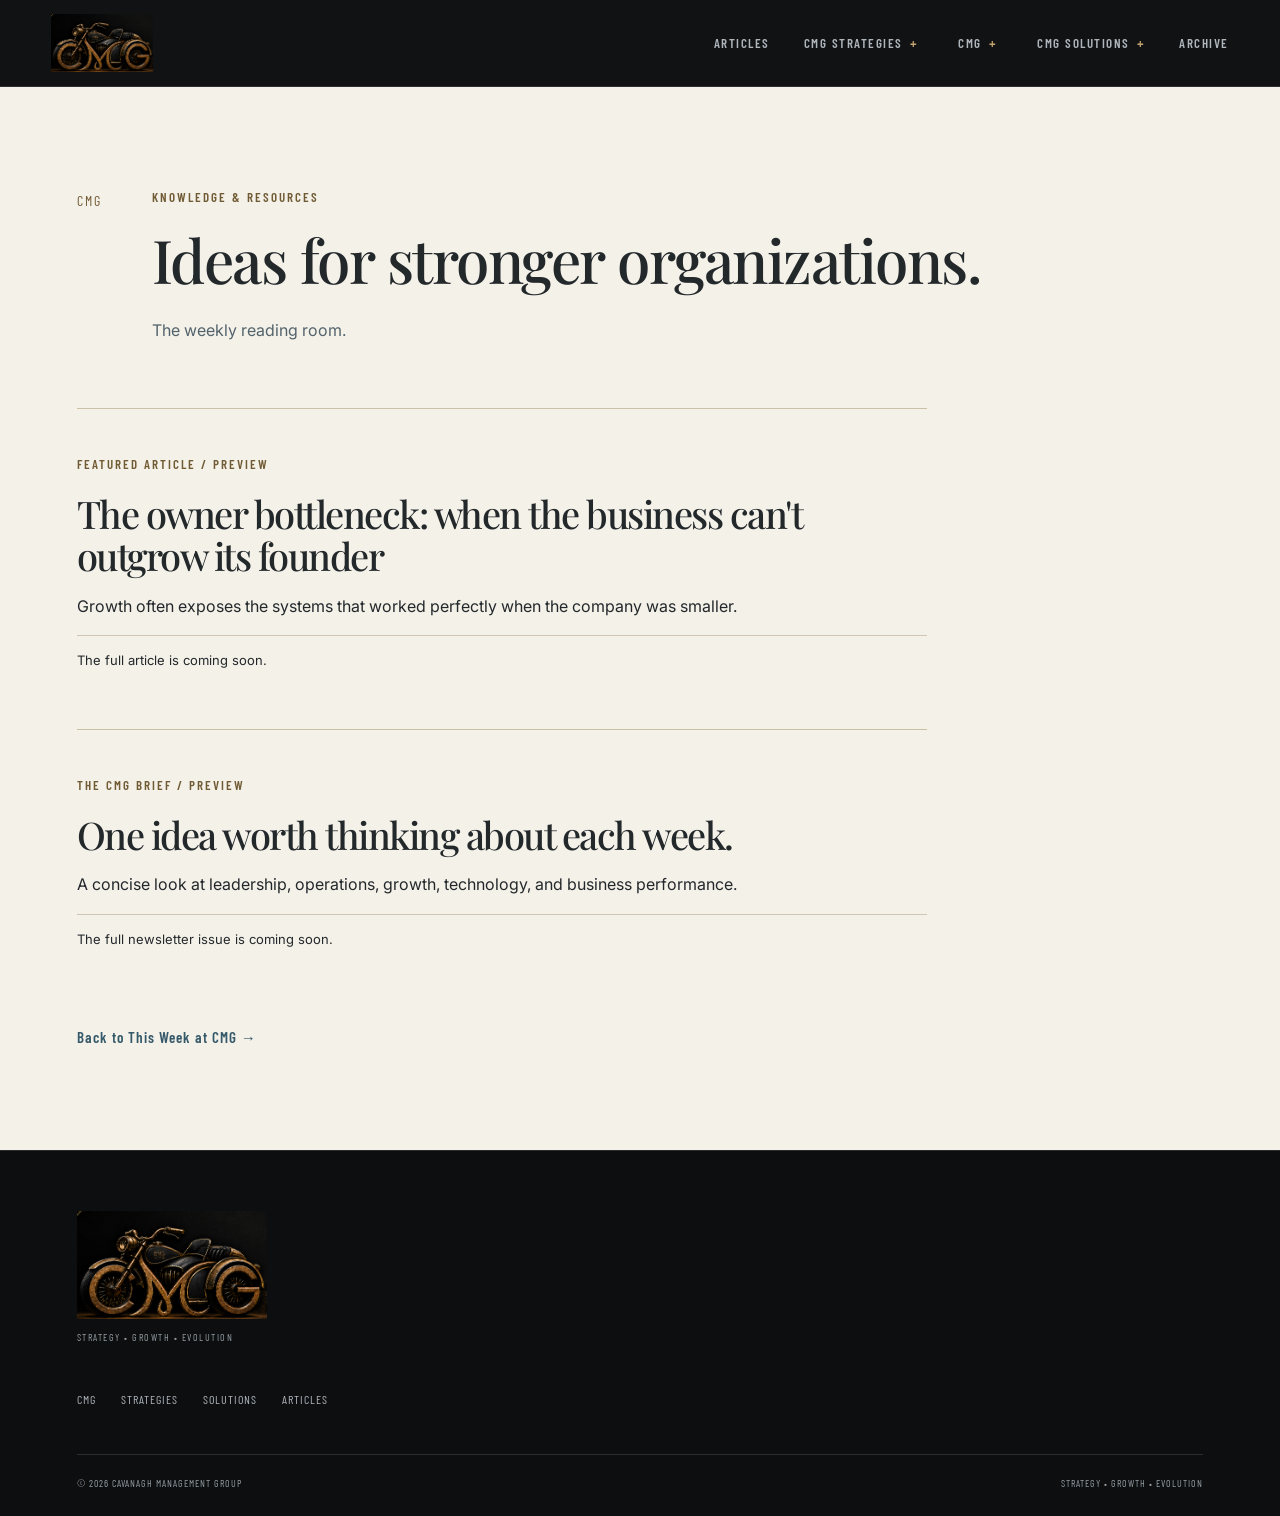
<file: insights.html>
<!DOCTYPE html>
<html lang="en">
<head>
  <meta charset="UTF-8">
  <meta name="viewport" content="width=device-width, initial-scale=1.0">

  <title>CMG insights | Cavanagh Management Group</title>
  <meta name="description" content="Cavanagh Management Group helps businesses understand what isn't working, align their people and systems, and build what comes next.">

  <link rel="preconnect" href="https://fonts.googleapis.com">
  <link rel="preconnect" href="https://fonts.gstatic.com" crossorigin>
  <link href="https://fonts.googleapis.com/css2?family=Barlow+Condensed:wght@400;500;600;700&family=Inter:wght@400;500;600;700&family=Playfair+Display:wght@500;600;700&display=swap" rel="stylesheet">

  <link rel="stylesheet" href="styles.css"><link rel="stylesheet" href="homepage.css">
</head>

<body>

  <!-- =========================
       HEADER
  ========================== -->

  <header class="site-header">

    <a href="index.html" class="brand">
      <img src="cmg-official-logo.png" alt="Cavanagh Management Group">
    </a>

    <button class="menu-toggle" id="menuToggle" aria-label="Open navigation">
      <span></span>
      <span></span>
      <span></span>
    </button>

    <nav class="main-nav" id="mainNav">

      <a href="index.html#this-week">ARTICLES</a>

      <div class="nav-dropdown">
        <button class="nav-drop-button">
          CMG STRATEGIES <span>+</span>
        </button>

        <div class="dropdown-menu">
          <a href="consulting.html#leadership">Leadership</a>
          <a href="consulting.html#analyze">Operations</a>
          <a href="consulting.html#growth">Growth</a>
        </div>
      </div>

      <div class="nav-dropdown nav-center">
        <button class="nav-drop-button">
          CMG <span>+</span>
        </button>

        <div class="dropdown-menu">
          <a href="index.html#difference">About CMG</a>
          <a href="index.html#framework">Our Framework</a>
          <a href="index.html#this-week">Knowledge Center</a>
          <a href="index.html#connect">Contact</a>
        </div>
      </div>

      <div class="nav-dropdown">
        <button class="nav-drop-button">
          CMG SOLUTIONS <span>+</span>
        </button>

        <div class="dropdown-menu">
          <a href="consulting.html#technology">Technology</a>
          <a href="consulting.html#technology">Automation</a>
          <a href="consulting.html#technology">Systems</a>
        </div>
      </div>

      <a href="insights.html">ARCHIVE</a>

    </nav>

  </header>


  <main id="main-content"><section class="module insights"><div class="section-header"><div class="section-number">CMG</div><div><p class="eyebrow">KNOWLEDGE & RESOURCES</p><h2>Ideas for stronger organizations.</h2><p>The weekly reading room.</p></div></div><article id="article"><p class="eyebrow">FEATURED ARTICLE / PREVIEW</p><h2>The owner bottleneck: when the business can't outgrow its founder</h2><p>Growth often exposes the systems that worked perfectly when the company was smaller.</p><p class="availability">The full article is coming soon.</p></article><article id="newsletter"><p class="eyebrow">THE CMG BRIEF / PREVIEW</p><h2>One idea worth thinking about each week.</h2><p>A concise look at leadership, operations, growth, technology, and business performance.</p><p class="availability">The full newsletter issue is coming soon.</p></article><a class="text-link" href="index.html#this-week">Back to This Week at CMG →</a></section></main>


  <!-- =========================
       FOOTER
  ========================== -->

  <footer class="site-footer">

    <div class="footer-brand">
      <img src="cmg-official-logo.png" alt="CMG">
      <p>
        STRATEGY • GROWTH • EVOLUTION
      </p>
    </div>

    <div class="footer-links">

      <a href="index.html#framework">CMG</a>
      <a href="index.html#system">STRATEGIES</a>
      <a href="index.html#system">SOLUTIONS</a>
      <a href="index.html#this-week">ARTICLES</a>

    </div>

    

    <div class="footer-bottom">
      <span>© 2026 CAVANAGH MANAGEMENT GROUP</span>
      <span>STRATEGY • GROWTH • EVOLUTION</span>
    </div>

  </footer>


  <script src="site-config.js"></script>
  <script src="script.js"></script>

</body>
</html>
</file>
<file: styles.css>
/* =========================================================
   CMG — GLOBAL
========================================================= */

:root {
  --charcoal: #111315;
  --charcoal-2: #181b1e;
  --charcoal-3: #202428;

  --cream: #f4f3ee;
  --cream-dark: #deddd6;

  --muted: #aeb5bb;
  --muted-dark: #737a80;

  --gold: #a7854f;
  --gold-light: #c2a36f;

  --blue: #2e74a8;
  --blue-light: #4d91c4;

  --border: rgba(244, 243, 238, 0.13);
  --border-gold: rgba(167, 133, 79, 0.45);

  --max-width: 1400px;
}

* {
  box-sizing: border-box;
}

html {
  scroll-behavior: smooth;
}

body {
  margin: 0;
  background: var(--charcoal);
  color: var(--cream);
  font-family: "Inter", sans-serif;
  line-height: 1.6;
}

button,
input {
  font: inherit;
}

button,
a {
  -webkit-tap-highlight-color: transparent;
}

a {
  color: inherit;
  text-decoration: none;
}

button {
  cursor: pointer;
}

img {
  max-width: 100%;
  display: block;
}


/* =========================================================
   HEADER
========================================================= */

.site-header {
  position: sticky;
  top: 0;
  z-index: 1000;

  min-height: 86px;
  padding: 14px 4vw;

  display: flex;
  align-items: center;
  justify-content: space-between;

  background: rgba(17, 19, 21, 0.94);
  border-bottom: 1px solid var(--border);

  backdrop-filter: blur(14px);
}

.brand {
  width: 190px;
}

.brand img {
  width: 100%;
}

.main-nav {
  display: flex;
  align-items: center;
  gap: 28px;
}

.main-nav > a,
.nav-drop-button {
  border: 0;
  background: none;

  color: var(--muted);

  font-family: "Barlow Condensed", sans-serif;
  font-size: 13px;
  font-weight: 600;
  letter-spacing: 1.5px;

  transition: color 0.25s ease;
}

.main-nav > a:hover,
.nav-drop-button:hover {
  color: var(--cream);
}

.nav-dropdown {
  position: relative;
}

.nav-drop-button {
  display: flex;
  align-items: center;
  gap: 7px;
}

.nav-drop-button span {
  color: var(--gold-light);
  font-size: 15px;
}

.dropdown-menu {
  position: absolute;
  top: calc(100% + 20px);
  left: 50%;

  min-width: 190px;

  transform: translate(-50%, -8px);

  padding: 10px;

  background: #17191c;
  border: 1px solid var(--border);

  opacity: 0;
  pointer-events: none;

  transition: 0.25s ease;
}

.nav-dropdown:hover .dropdown-menu,
.nav-dropdown.open .dropdown-menu {
  transform: translate(-50%, 0);
  opacity: 1;
  pointer-events: auto;
}

.dropdown-menu a {
  display: block;
  padding: 11px 12px;

  color: var(--muted);

  font-family: "Barlow Condensed", sans-serif;
  font-size: 14px;
  letter-spacing: 1px;
}

.dropdown-menu a:hover {
  color: var(--cream);
  background: rgba(255,255,255,0.04);
}

.menu-toggle {
  display: none;

  width: 42px;
  height: 42px;

  background: none;
  border: 1px solid var(--border);
}

.menu-toggle span {
  display: block;
  width: 20px;
  height: 1px;

  margin: 5px auto;

  background: var(--cream);
}


/* =========================================================
   SHARED
========================================================= */

.module {
  position: relative;
  max-width: var(--max-width);
  margin: 0 auto;
  padding: 130px 5vw;
}

.section-header {
  display: grid;
  grid-template-columns: 100px 1fr;
  gap: 30px;
  margin-bottom: 65px;
}

.section-number {
  color: var(--gold-light);

  font-family: "Barlow Condensed", sans-serif;
  font-size: 14px;
  letter-spacing: 2px;
}

.eyebrow {
  margin: 0 0 18px;

  color: var(--gold-light);

  font-family: "Barlow Condensed", sans-serif;
  font-size: 13px;
  font-weight: 600;
  letter-spacing: 2px;
}

h1,
h2,
h3 {
  margin: 0;

  font-family: "Barlow Condensed", sans-serif;
  font-weight: 500;

  line-height: 0.95;
}

h2 {
  max-width: 950px;
  font-size: clamp(48px, 7vw, 94px);
  letter-spacing: -1px;
}

.section-header p:not(.eyebrow) {
  max-width: 680px;
  margin-top: 25px;

  color: var(--muted);
  font-size: 16px;
}

.primary-button,
.secondary-button {
  display: inline-flex;
  align-items: center;
  justify-content: center;
  gap: 20px;

  min-height: 52px;
  padding: 0 22px;

  border: 1px solid var(--gold);
  background: transparent;

  color: var(--cream);

  font-family: "Barlow Condensed", sans-serif;
  font-size: 14px;
  font-weight: 600;
  letter-spacing: 1.5px;

  transition: 0.25s ease;
}

.primary-button {
  background: var(--gold);
  color: var(--charcoal);
}

.primary-button:hover {
  background: var(--gold-light);
  border-color: var(--gold-light);
}

.secondary-button:hover {
  background: rgba(167,133,79,0.1);
}


/* =========================================================
   HERO
========================================================= */

.hero {
  position: relative;
  min-height: calc(100vh - 86px);

  display: grid;
  grid-template-columns: 0.8fr 1.2fr;
  gap: 50px;

  padding: 8vw 6vw;

  overflow: hidden;
}

.hero-grid,
.conversation-grid {
  position: absolute;
  inset: 0;

  opacity: 0.18;

  background-image:
    linear-gradient(rgba(77,145,196,0.18) 1px, transparent 1px),
    linear-gradient(90deg, rgba(77,145,196,0.18) 1px, transparent 1px);

  background-size: 70px 70px;

  mask-image: linear-gradient(to right, transparent, black 30%, black 70%, transparent);
}

.hero-copy {
  position: relative;
  z-index: 2;

  align-self: center;
  max-width: 650px;
}

.hero-copy h1 {
  font-size: clamp(60px, 8vw, 125px);
  letter-spacing: -2px;
}

.hero-intro {
  max-width: 520px;
  margin: 30px 0;

  color: var(--muted);
  font-size: 18px;
}


/* =========================================================
   NOTEBOOK
========================================================= */

.notebook-scene {
  position: relative;

  min-height: 640px;

  display: flex;
  align-items: center;
  justify-content: center;

  perspective: 1600px;
}

.desk-light {
  position: absolute;

  width: 75%;
  height: 75%;

  background: radial-gradient(
    ellipse,
    rgba(255, 221, 150, 0.12),
    transparent 70%
  );

  filter: blur(10px);
}

.notebook {
  position: relative;

  width: min(650px, 90%);
  min-height: 620px;

  padding: 12px;

  background: #27231d;

  box-shadow:
    0 35px 80px rgba(0,0,0,0.55),
    0 10px 25px rgba(0,0,0,0.35);

  transform: rotate(-2deg);
}

.notebook-page {
  position: relative;

  min-height: 596px;

  padding: 35px 42px;

  background:
    linear-gradient(
      rgba(40, 47, 51, 0.08),
      rgba(40, 47, 51, 0.08)
    ),
    #e9e5d7;

  color: #25282a;

  box-shadow: inset 0 0 40px rgba(0,0,0,0.08);
}

.notebook-spine {
  position: absolute;
  top: 0;
  left: 10px;
  bottom: 0;

  width: 4px;

  background: rgba(0,0,0,0.18);
}

.notebook-header,
.notebook-footer {
  display: flex;
  justify-content: space-between;

  color: #62666a;

  font-family: "Barlow Condensed", sans-serif;
  font-size: 11px;
  letter-spacing: 1.5px;
}

.notebook-rule {
  height: 1px;
  margin: 16px 0 30px;

  background: rgba(37,40,42,0.2);
}

.notebook-label {
  margin: 0 0 8px;

  color: #927441;

  font-family: "Barlow Condensed", sans-serif;
  font-size: 12px;
  font-weight: 700;
  letter-spacing: 2px;
}

.notebook-page h2 {
  font-family: "Playfair Display", serif;
  font-size: clamp(42px, 5vw, 65px);
  line-height: 1;
}

.notebook-page > p:not(.notebook-label) {
  max-width: 510px;
  margin: 20px 0;

  color: #55595b;
  font-size: 14px;
}

.story-prompt {
  margin: 28px 0 12px;

  color: #777b7e;

  font-family: "Barlow Condensed", sans-serif;
  font-size: 11px;
  font-weight: 600;
  letter-spacing: 1.5px;
}

.story-options {
  display: grid;
  grid-template-columns: 1fr 1fr;
  gap: 8px;
}

.story-options button {
  display: flex;
  align-items: center;
  gap: 10px;

  padding: 11px;

  border: 1px solid rgba(37,40,42,0.18);
  background: rgba(255,255,255,0.24);

  color: #313538;

  text-align: left;

  font-family: "Barlow Condensed", sans-serif;
  font-size: 13px;
  letter-spacing: 0.8px;

  transition: 0.2s ease;
}

.story-options button span {
  color: #a7854f;
  font-size: 10px;
}

.story-options button:hover {
  border-color: #a7854f;
  background: rgba(167,133,79,0.1);
  transform: translateX(3px);
}

.notebook-footer {
  position: absolute;
  right: 42px;
  bottom: 25px;
  left: 42px;
}


/* =========================================================
   STORY RESULT
========================================================= */

.story-result-section {
  max-width: var(--max-width);
  margin: 0 auto;
  padding: 100px 5vw;

  border-top: 1px solid var(--border);
  border-bottom: 1px solid var(--border);
}

.hidden {
  display: none !important;
}

.result-layout {
  display: grid;
  grid-template-columns: 1fr 0.7fr;
  gap: 70px;
  align-items: center;
}

.result-layout h2 {
  font-size: clamp(55px, 7vw, 95px);
}

.result-layout p:not(.eyebrow) {
  max-width: 600px;
  color: var(--muted);
}

.result-panel {
  padding: 35px;

  background: var(--charcoal-2);
  border: 1px solid var(--border-gold);
}

.panel-label {
  margin-bottom: 20px;

  color: var(--gold-light);

  font-family: "Barlow Condensed", sans-serif;
  font-size: 12px;
  letter-spacing: 2px;
}

.result-panel h3 {
  font-size: 45px;
}

.result-panel p {
  margin: 20px 0 30px;
}


/* =========================================================
   PROBLEMS
========================================================= */

.problems {
  border-top: 1px solid var(--border);
}

.problem-grid {
  display: grid;
  grid-template-columns: repeat(3, 1fr);
  gap: 1px;

  background: var(--border);
}

.problem-card {
  position: relative;

  min-height: 180px;
  padding: 28px;

  display: flex;
  flex-direction: column;
  justify-content: space-between;

  border: 0;

  background: var(--charcoal-2);
  color: var(--cream);

  text-align: left;

  transition: 0.25s ease;
}

.problem-card:hover {
  background: #202428;
  transform: translateY(-3px);
}

.problem-card > span {
  color: var(--gold-light);

  font-family: "Barlow Condensed", sans-serif;
  font-size: 12px;
}

.problem-card strong {
  max-width: 300px;

  font-family: "Barlow Condensed", sans-serif;
  font-size: 25px;
  font-weight: 500;
  line-height: 1.05;
}

.problem-card small {
  color: var(--muted-dark);

  font-family: "Barlow Condensed", sans-serif;
  font-size: 11px;
  letter-spacing: 1px;
}


/* =========================================================
   SIMULATOR
========================================================= */

.simulator-section {
  border-top: 1px solid var(--border);
}

.simulator {
  display: grid;
  grid-template-columns: 0.8fr 1.2fr;

  border: 1px solid var(--border);

  background: var(--charcoal-2);
}

.simulator-inputs {
  padding: 40px;

  border-right: 1px solid var(--border);
}

.input-heading {
  margin-bottom: 45px;

  color: var(--gold-light);

  font-family: "Barlow Condensed", sans-serif;
  font-size: 14px;
  letter-spacing: 1.5px;
}

.input-heading span {
  margin-right: 15px;
}

.simulator-inputs label {
  display: block;
  margin-bottom: 32px;

  color: var(--muted);

  font-family: "Barlow Condensed", sans-serif;
  font-size: 12px;
  letter-spacing: 1px;
}

.range-row {
  display: grid;
  grid-template-columns: 1fr 85px;
  align-items: center;
  gap: 15px;

  margin-top: 10px;
}

input[type="range"] {
  width: 100%;
  accent-color: var(--gold);
}

output {
  color: var(--cream);

  font-family: "Barlow Condensed", sans-serif;
  font-size: 16px;

  text-align: right;
}

.simulator-output {
  padding: 45px;
}

.simulator-status {
  display: flex;
  align-items: center;
  gap: 10px;

  color: var(--gold-light);

  font-family: "Barlow Condensed", sans-serif;
  font-size: 11px;
  letter-spacing: 1.5px;
}

.simulator-status span {
  width: 7px;
  height: 7px;

  border-radius: 50%;
  background: var(--blue-light);

  box-shadow: 0 0 10px var(--blue-light);
}

.impact-number {
  margin: 55px 0;
}

.impact-number small {
  display: block;

  margin-bottom: 5px;

  color: var(--muted);

  font-family: "Barlow Condensed", sans-serif;
  font-size: 12px;
  letter-spacing: 1.5px;
}

.impact-number strong {
  color: var(--cream);

  font-family: "Barlow Condensed", sans-serif;
  font-size: clamp(80px, 10vw, 145px);
  font-weight: 500;
  line-height: 0.8;
}

.impact-grid {
  display: grid;
  grid-template-columns: repeat(4, 1fr);
  gap: 1px;

  margin-bottom: 45px;

  background: var(--border);
}

.impact-grid div {
  padding: 20px;

  background: var(--charcoal);
}

.impact-grid span {
  display: block;

  margin-bottom: 8px;

  color: var(--muted-dark);

  font-family: "Barlow Condensed", sans-serif;
  font-size: 10px;
  letter-spacing: 1px;
}

.impact-grid strong {
  font-family: "Barlow Condensed", sans-serif;
  font-size: 23px;
  font-weight: 500;
}

.opportunity {
  padding-left: 20px;
  border-left: 2px solid var(--gold);
}

.opportunity > span {
  color: var(--gold-light);

  font-family: "Barlow Condensed", sans-serif;
  font-size: 11px;
  letter-spacing: 1.5px;
}

.opportunity h3 {
  margin-top: 8px;
  font-size: 32px;
}

.opportunity p {
  max-width: 650px;
  color: var(--muted);
}

.disclaimer {
  margin: 20px 0 0;

  color: var(--muted-dark);
  font-size: 11px;
}


/* =========================================================
   FRAMEWORK
========================================================= */

.framework {
  border-top: 1px solid var(--border);
}

.framework-system {
  display: grid;
  grid-template-columns: 0.7fr 1.3fr;

  min-height: 450px;

  border: 1px solid var(--border);
}

.framework-stages {
  display: flex;
  flex-direction: column;

  border-right: 1px solid var(--border);
}

.framework-stage {
  flex: 1;

  display: flex;
  align-items: center;
  gap: 25px;

  padding: 20px 30px;

  border: 0;
  border-bottom: 1px solid var(--border);

  background: var(--charcoal-2);
  color: var(--muted);

  font-family: "Barlow Condensed", sans-serif;
  font-size: 25px;
  text-align: left;

  transition: 0.2s ease;
}

.framework-stage:last-child {
  border-bottom: 0;
}

.framework-stage span {
  color: var(--gold-light);
  font-size: 11px;
}

.framework-stage:hover,
.framework-stage.active {
  background: #202428;
  color: var(--cream);
  padding-left: 40px;
}

.framework-panel {
  position: relative;
  padding: 60px;
  overflow: hidden;
}

.framework-code {
  color: var(--blue-light);

  font-family: "Barlow Condensed", sans-serif;
  font-size: 11px;
  letter-spacing: 1.5px;
}

.framework-panel h3 {
  margin-top: 70px;
  font-size: clamp(65px, 9vw, 130px);
}

.framework-panel p {
  max-width: 600px;
  margin: 25px 0;

  color: var(--muted);
}

.framework-line {
  position: relative;

  width: 100%;
  height: 1px;

  margin-top: 45px;

  background: var(--border);
}

.framework-line span {
  position: absolute;
  left: 0;
  top: -2px;

  width: 35%;
  height: 5px;

  background: var(--gold);
}

.framework-note {
  margin-top: 25px;

  color: var(--muted-dark);

  font-family: "Barlow Condensed", sans-serif;
  font-size: 11px;
  letter-spacing: 1.5px;
}


/* =========================================================
   CMG SYSTEM
========================================================= */

.system-section {
  border-top: 1px solid var(--border);
}

.system-grid {
  display: grid;
  grid-template-columns: 1fr 100px 1fr;
  align-items: stretch;
}

.system-card {
  min-height: 400px;
  padding: 38px;

  border: 1px solid var(--border);

  background: var(--charcoal-2);
}

.system-card-top {
  display: flex;
  justify-content: space-between;

  color: var(--muted-dark);

  font-family: "Barlow Condensed", sans-serif;
  font-size: 11px;
  letter-spacing: 1px;
}

.system-card h3 {
  margin: 70px 0 20px;
  font-size: 58px;
}

.system-card p {
  max-width: 470px;
  color: var(--muted);
}

.system-links {
  display: flex;
  flex-wrap: wrap;
  gap: 10px 25px;

  margin-top: 35px;
}

.system-links a {
  color: var(--gold-light);

  font-family: "Barlow Condensed", sans-serif;
  font-size: 13px;
  letter-spacing: 1px;
}

.system-connector {
  display: flex;
  align-items: center;
  justify-content: center;

  background: var(--charcoal);
}

.system-connector span {
  width: 70px;
  height: 70px;

  display: flex;
  align-items: center;
  justify-content: center;

  border: 1px solid var(--gold);

  border-radius: 50%;

  color: var(--gold-light);

  font-family: "Barlow Condensed", sans-serif;
  font-size: 15px;
  letter-spacing: 1px;
}

.system-outcome {
  margin-top: 30px;
  padding: 20px;

  border-top: 1px solid var(--border);
  border-bottom: 1px solid var(--border);

  display: flex;
  justify-content: center;
  align-items: center;
  gap: 20px;

  color: var(--muted);

  font-family: "Barlow Condensed", sans-serif;
  font-size: 13px;
  letter-spacing: 1.5px;
}

.system-outcome span {
  color: var(--gold-light);
}

.system-outcome i {
  color: var(--gold);
  font-style: normal;
}


/* =========================================================
   WEEKLY
========================================================= */

.weekly {
  border-top: 1px solid var(--border);
}

.weekly-grid {
  display: grid;
  grid-template-columns: 1.5fr 1fr;
  gap: 1px;

  background: var(--border);
}

.weekly-feature,
.weekly-card {
  padding: 38px;

  background: var(--charcoal-2);
}

.weekly-feature {
  grid-row: span 2;
  min-height: 450px;
}

.content-type {
  color: var(--gold-light);

  font-family: "Barlow Condensed", sans-serif;
  font-size: 11px;
  letter-spacing: 1.5px;
}

.weekly-feature h3 {
  max-width: 700px;
  margin: 60px 0 25px;

  font-size: clamp(45px, 5vw, 75px);
}

.weekly-card h3 {
  margin: 25px 0 15px;
  font-size: 38px;
}

.weekly-feature p,
.weekly-card p {
  color: var(--muted);
}

.weekly a {
  display: inline-block;
  margin-top: 20px;

  color: var(--gold-light);

  font-family: "Barlow Condensed", sans-serif;
  font-size: 12px;
  letter-spacing: 1px;
}

.newsletter-form {
  display: flex;
  margin-top: 30px;
}

.newsletter-form input {
  flex: 1;

  min-width: 0;
  padding: 15px;

  border: 1px solid var(--border);
  border-right: 0;

  background: var(--charcoal);
  color: var(--cream);

  outline: none;
}

.newsletter-form button {
  padding: 0 18px;

  border: 1px solid var(--gold);
  background: var(--gold);

  color: var(--charcoal);

  font-family: "Barlow Condensed", sans-serif;
  font-size: 12px;
  letter-spacing: 1px;
}

.audio-placeholder {
  display: flex;
  align-items: center;
  gap: 18px;

  margin-top: 30px;
}

.audio-button {
  width: 58px;
  height: 58px;

  border: 1px solid var(--gold);
  border-radius: 50%;

  background: transparent;
  color: var(--gold-light);
}

.audio-placeholder strong,
.audio-placeholder small {
  display: block;
}

.audio-placeholder strong {
  font-family: "Barlow Condensed", sans-serif;
  font-size: 20px;
}

.audio-placeholder small {
  color: var(--muted-dark);
  font-size: 10px;
}

.poll-options {
  display: grid;
  gap: 7px;

  margin-top: 25px;
}

.poll-options button {
  padding: 12px;

  border: 1px solid var(--border);
  background: transparent;

  color: var(--muted);

  text-align: left;

  font-family: "Barlow Condensed", sans-serif;
  font-size: 12px;
  letter-spacing: 0.7px;

  transition: 0.2s ease;
}

.poll-options button:hover {
  border-color: var(--gold);
  color: var(--cream);
}

.poll-result {
  margin-top: 20px;

  color: var(--gold-light);

  font-family: "Barlow Condensed", sans-serif;
  font-size: 11px;
  letter-spacing: 1px;
}


/* =========================================================
   CONVERSATION
========================================================= */

.conversation {
  position: relative;

  padding: 160px 7vw;

  overflow: hidden;

  border-top: 1px solid var(--border);
}

.conversation-content {
  position: relative;
  z-index: 2;

  max-width: 1000px;
  margin: 0 auto;

  text-align: center;
}

.conversation-content h2 {
  margin: auto;
  font-size: clamp(60px, 9vw, 125px);
}

.conversation-content > p:not(.eyebrow) {
  color: var(--muted);
  font-size: 20px;
}

.conversation-actions {
  display: flex;
  justify-content: center;
  gap: 12px;
  margin-top: 40px;
}


/* =========================================================
   FOOTER
========================================================= */

.site-footer {
  position: relative;

  padding: 60px 5vw 25px;

  border-top: 1px solid var(--border);

  background: #0c0e10;
}

.footer-brand {
  width: 190px;
}

.footer-brand p {
  color: var(--muted-dark);

  font-family: "Barlow Condensed", sans-serif;
  font-size: 10px;
  letter-spacing: 1.5px;
}

.footer-links {
  display: flex;
  gap: 25px;

  margin: 45px 0;

  color: var(--muted);

  font-family: "Barlow Condensed", sans-serif;
  font-size: 12px;
  letter-spacing: 1px;
}

.footer-links a:hover {
  color: var(--cream);
}

.secure-access {
  display: inline-block;

  margin-bottom: 40px;

  color: var(--muted-dark);

  font-family: "Barlow Condensed", sans-serif;
  font-size: 10px;
  letter-spacing: 1.5px;
}

.secure-access:hover {
  color: var(--gold-light);
}

.footer-bottom {
  display: flex;
  justify-content: space-between;

  padding-top: 20px;

  border-top: 1px solid var(--border);

  color: var(--muted-dark);

  font-family: "Barlow Condensed", sans-serif;
  font-size: 10px;
  letter-spacing: 1px;
}


/* =========================================================
   RESPONSIVE
========================================================= */

@media (max-width: 1050px) {

  .main-nav {
    gap: 15px;
  }

  .hero {
    grid-template-columns: 1fr;
  }

  .hero-copy {
    max-width: 850px;
  }

  .notebook-scene {
    min-height: 600px;
  }

  .problem-grid {
    grid-template-columns: repeat(2, 1fr);
  }

  .simulator {
    grid-template-columns: 1fr;
  }

  .simulator-inputs {
    border-right: 0;
    border-bottom: 1px solid var(--border);
  }

  .framework-system {
    grid-template-columns: 1fr;
  }

  .framework-stages {
    border-right: 0;
    border-bottom: 1px solid var(--border);

    display: grid;
    grid-template-columns: repeat(5, 1fr);
  }

  .framework-stage {
    display: block;
    padding: 20px;
    text-align: center;
  }

  .framework-stage span {
    display: block;
    margin-bottom: 10px;
  }

  .framework-stage:hover,
  .framework-stage.active {
    padding-left: 20px;
  }

  .system-grid {
    grid-template-columns: 1fr;
  }

  .system-connector {
    min-height: 90px;
  }

  .system-outcome {
    flex-wrap: wrap;
  }
}


@media (max-width: 760px) {

  .site-header {
    min-height: 72px;
  }

  .brand {
    width: 150px;
  }

  .menu-toggle {
    display: block;
  }

  .main-nav {
    position: absolute;
    top: 72px;
    left: 0;
    right: 0;

    display: none;
    flex-direction: column;
    align-items: stretch;

    padding: 15px;

    background: #151719;
    border-bottom: 1px solid var(--border);
  }

  .main-nav.open {
    display: flex;
  }

  .main-nav > a,
  .nav-drop-button {
    padding: 15px;
  }

  .nav-dropdown {
    width: 100%;
  }

  .dropdown-menu {
    position: static;

    transform: none !important;

    display: none;

    width: 100%;

    opacity: 1;

    border: 0;

    background: #101214;
  }

  .nav-dropdown.open .dropdown-menu {
    display: block;
  }

  .hero {
    min-height: auto;
    padding: 80px 6vw;
  }

  .hero-copy h1 {
    font-size: 62px;
  }

  .notebook-scene {
    min-height: 520px;
  }

  .notebook {
    width: 100%;
    min-height: 500px;
  }

  .notebook-page {
    min-height: 476px;
    padding: 28px 25px;
  }

  .story-options {
    grid-template-columns: 1fr;
  }

  .notebook-footer {
    right: 25px;
    left: 25px;
  }

  .module {
    padding: 90px 6vw;
  }

  .section-header {
    grid-template-columns: 1fr;
    gap: 15px;
    margin-bottom: 45px;
  }

  h2 {
    font-size: 55px;
  }

  .problem-grid {
    grid-template-columns: 1fr;
  }

  .result-layout {
    grid-template-columns: 1fr;
  }

  .simulator-inputs,
  .simulator-output {
    padding: 28px;
  }

  .impact-grid {
    grid-template-columns: 1fr 1fr;
  }

  .framework-stages {
    display: flex;
  }

  .framework-stage {
    text-align: left;
  }

  .framework-stage span {
    display: inline;
    margin: 0 15px 0 0;
  }

  .framework-panel {
    padding: 35px;
  }

  .framework-panel h3 {
    margin-top: 45px;
  }

  .weekly-grid {
    grid-template-columns: 1fr;
  }

  .weekly-feature {
    grid-row: auto;
  }

  .newsletter-form {
    flex-direction: column;
  }

  .newsletter-form input {
    border-right: 1px solid var(--border);
  }

  .newsletter-form button {
    min-height: 48px;
  }

  .conversation {
    padding: 110px 6vw;
  }

  .conversation-actions {
    flex-direction: column;
  }

  .footer-bottom {
    flex-direction: column;
    gap: 10px;
  }
}
</file>
<file: homepage.css>
/* CMG editorial palette and responsive page composition. Shared by supporting pages. */
:root { --blueprint:#304854; --ink:#23282b; --paper:#f4f1e9; --muted-dark:#929ba1; }
.brand img { width:auto; max-height:58px; }
h1,h2,h3 { font-family:'Playfair Display',Georgia,serif; line-height:1.12; font-weight:500; }
h2 { font-size:clamp(38px,4.7vw,72px); letter-spacing:-1.5px; }
section, article[id] { scroll-margin-top:110px; }
.module { max-width:none; padding:100px max(6vw,calc((100vw - 1250px)/2)); }
.section-header { grid-template-columns:55px 1fr; gap:20px; margin-bottom:48px; }
.section-number { padding-top:3px; }
.hero { min-height:680px; grid-template-columns:1.1fr 1fr; align-items:center; gap:6vw; padding:85px max(6vw,calc((100vw - 1250px)/2)); }
.hero-copy h1 { font-size:clamp(56px,6.4vw,94px); }
.hero-secondary { display:inline-block; margin:24px 0 0 25px; font-family:'Barlow Condensed',sans-serif; letter-spacing:1px; }
.hero-note-scene { position:relative; padding:48px 28px; background:linear-gradient(135deg,#2c3d47,#1b2022); border:1px solid #46535a; }
.hero-note { position:relative; min-height:420px; padding:60px 36px; background:repeating-linear-gradient(0deg,transparent,transparent 38px,#b4c4c833 39px,#b4c4c833 40px),#e9e5d9; color:var(--ink); transform:rotate(-4deg); box-shadow:0 24px 40px #0005; }
.hero-note h2 { font-size:clamp(35px,3.5vw,52px); }
.hero-note p:not(.eyebrow) { color:#526571; }
.hero-note .eyebrow { color:#566b77; font-size:11px; }
.note-signature { display:block; margin-top:45px; font:12px 'Barlow Condensed',sans-serif; letter-spacing:2px; }
.hero-note-scene .desk-pen { position:absolute; right:8%; top:28%; width:7px; height:300px; background:linear-gradient(90deg,#3f3625,#c1a36b,#665337); transform:rotate(18deg); box-shadow:8px 8px 10px #0004; pointer-events:none; }
.problems { background:#e4e9e8; color:var(--ink); --muted:#53646a; --gold-light:#746039; }
.problem-grid { gap:12px; background:transparent; grid-template-columns:repeat(3,minmax(0,1fr)); }
.problem-card { background:#f8f7f2; color:var(--ink); border:1px solid #c7cfcd; min-height:165px; gap:18px; padding:24px; }
.problem-card strong { font-family:'Playfair Display',Georgia,serif; font-size:21px; line-height:1.3; font-weight:500; }
.problem-card small { color:#455d6c; font-size:13px; }
.problem-card:hover { background:#fffefa; border-color:var(--gold); }
.core-section { background:var(--blueprint); --muted:#d1dbe0; }
.core-book { display:grid; grid-template-columns:.7fr 1.3fr; border:1px solid #a58c61; box-shadow:0 22px 45px #1118; background:#23363f; }
.chapter-tabs { padding:26px 0; }
.chapter-tabs button { display:flex; align-items:center; gap:20px; width:100%; min-height:55px; padding:14px 30px; background:transparent; color:#e4e9e8; border:0; border-bottom:1px solid #ffffff15; text-align:left; font:20px 'Barlow Condensed',sans-serif; }
.chapter-tabs button span { font-size:12px; color:#d2b981; }
.chapter-tabs button[aria-pressed=true] { background:#f0eade; color:var(--ink); box-shadow:inset 4px 0 var(--gold); }
.chapter-tabs button[aria-pressed=true] span { color:#78613a; }
.chapter-paper { display:flex; flex-direction:column; min-width:0; padding:35px 48px; color:var(--ink); background:linear-gradient(90deg,#c6beaa80,transparent 22px),repeating-linear-gradient(0deg,transparent,transparent 35px,#536d7c12 36px,#536d7c12 37px),#f1ecdf; }
.chapter-paper .notebook-header { color:#526773; font-size:12px; border-bottom:1px solid #a58c6177; padding-bottom:18px; }
#chapterContent { margin:auto 0; padding:35px 0; transform-origin:left center; }
.chapter-paper h3 { font-size:clamp(36px,4.5vw,64px); }
.chapter-paper p { color:#52616a; }
.chapter-paper .notebook-label { color:#76603a; }
.text-link { display:inline-block; color:#36596a; font:600 15px 'Barlow Condensed',sans-serif; letter-spacing:1px; margin-top:20px; }
.chapter-controls { display:flex; align-items:center; justify-content:space-between; border-top:1px solid #a58c6177; padding-top:20px; font:12px 'Barlow Condensed',sans-serif; letter-spacing:2px; }
.chapter-controls button { width:44px; height:44px; border:1px solid #a58c61; background:transparent; color:var(--ink); }
.weekly { background:#ece5d7; color:var(--ink); --muted:#53636b; --gold-light:#715934; }
.weekly-grid { grid-template-columns:1.15fr 1fr; gap:18px; background:transparent; }
.weekly-feature,.weekly-card { padding:32px; background:#faf8f2; border:1px solid #cfc5b5; min-width:0; }
.weekly-feature { display:flex; flex-direction:column; align-items:flex-start; }
.weekly-feature h3 { font-size:clamp(30px,3vw,46px); margin:40px 0 20px; }
.weekly-feature a { margin-top:auto; padding-top:24px; }
.weekly-card h3 { font-size:27px; margin:20px 0 14px; }
.weekly a { font-size:14px; color:#36596a; font-weight:600; }
.availability { font-size:13px; border-top:1px solid #cfc5b5; padding-top:14px; }
audio { width:100%; margin-top:15px; }
.signup-band { display:grid; grid-template-columns:1fr 1.1fr; gap:40px; align-items:center; margin-top:18px; padding:32px; color:#f4f1e9; background:#304854; }
.signup-band .eyebrow { color:#d7be8d; font-size:11px; margin-bottom:8px; }
.signup-band h3 { font-size:32px; }
.signup-band p { margin-bottom:0; }
.signup-band .newsletter-form { margin-top:0; }
.newsletter-form input { background:#f8f6ef; color:#23282b; min-height:52px; border:1px solid #c8c0b1; }
.newsletter-form button { font-size:14px; min-width:112px; }
.signup-status { color:#d6e0e4; font-size:12px; min-height:2em; }
.difference { background:#faf9f5; color:var(--ink); --muted:#566974; --gold-light:#81683c; }
.difference-layout { display:grid; grid-template-columns:.95fr 1.05fr; gap:70px; }
.difference h2 { font-size:clamp(48px,5.8vw,86px); }
.difference em { color:#a7854f; }
.difference p:not(.eyebrow) { color:#566974; max-width:510px; }
.principles article { display:flex; gap:24px; padding:25px 0; border-bottom:1px solid #d5d6d1; }
.principles article:first-child { padding-top:0; }
.principles span { color:#81683c; font:13px 'Barlow Condensed',sans-serif; padding-top:6px; }
.principles h3 { font-size:25px; }
.principles p { font-size:15px; }
blockquote { text-align:center; max-width:950px; margin:65px auto 0; padding-top:40px; border-top:1px solid #cdbd9d; font:italic 34px/1.4 'Playfair Display',Georgia,serif; }
.framework { background:#1c2226; }
.framework-panel h3 { font-size:clamp(36px,5vw,68px); }
.framework-code { color:#9ec1d5; }
.framework-stage { font-size:23px; }
.framework-note { color:#acb8bd; }
.system-section { background:#ccd8dc; color:var(--ink); --muted:#465d68; --gold-light:#705a32; --border:#91a6ae; }
.system-card { background:#eaf0ef; min-height:340px; }
.system-card h3 { font-size:32px; margin-top:40px; }
.system-card-top { color:#526874; }
.system-connector { background:transparent; }
.system-connector span { color:#5d4c2e; }
.connect { background:#e4ddd0; color:var(--ink); --muted:#53616a; --gold-light:#715b34; }
.connect .section-header { margin-bottom:30px; }
.connect > .primary-button,.contact-note { margin-left:75px; }
.contact-note { color:#53616a; font-size:14px; }
.conversation { background:#111719; padding:105px 6vw; }
.conversation-content h2 { font-size:clamp(46px,6vw,86px); }
.site-footer { padding-left:6vw; padding-right:6vw; }
.dropdown-menu { visibility:hidden; top:100%; }
.nav-dropdown:hover .dropdown-menu,.nav-dropdown.open .dropdown-menu,.nav-dropdown:focus-within .dropdown-menu { visibility:visible; opacity:1; pointer-events:auto; transform:translate(-50%,0); }
:focus-visible { outline:3px solid #4f9cc4; outline-offset:5px; }
.newsletter-form input:focus-visible { outline:3px solid #4f9cc4; outline-offset:2px; }
.sr-only { position:absolute; width:1px; height:1px; overflow:hidden; clip-path:inset(50%); white-space:nowrap; }
[hidden] { display:none!important; }
.diagnostic-intro .notebook-scene { max-width:800px; margin:auto; }
.diagnostic-intro .notebook { transform:none; }
.diagnostic-intro .notebook-page { padding-bottom:90px; }
.consulting-intro,.insights { background:#f4f1e9; color:var(--ink); --muted:#53636b; --gold-light:#715b34; }
.consulting-grid { display:grid; grid-template-columns:1fr 1fr; gap:24px; margin-bottom:50px; }
.consulting-grid article { padding:32px; border:1px solid #cbbfa8; }
.consulting-grid h2 { font-size:38px; }
.insights article { max-width:850px; padding:45px 0; border-top:1px solid #cbbfa8; }
.insights article h2 { font-size:38px; }
.story-result-section h2 { font-size:clamp(38px,5vw,70px); }
.result-panel h3 { font-size:32px; }
.simulator-section h2 { font-size:clamp(38px,5vw,68px); }
.opportunity h3 { font-size:27px; }
@media(min-width:1600px){.hero-note-scene { max-width:560px; }}
@media(max-width:1050px){.hero { grid-template-columns:1fr 1fr; gap:30px; }.hero-copy h1 { font-size:60px; }.hero-note { padding:40px 24px; }.difference-layout { gap:40px; }.chapter-paper { padding:30px; }.framework-stages { grid-template-columns:repeat(5,minmax(0,1fr)); }.framework-stage { font-size:20px; padding:20px 12px; }.framework-stage.active,.framework-stage:hover { padding-left:12px; }}
@media(max-width:760px){
 .brand img { max-height:44px; }
 .module { padding:65px 6vw; }.section-header { grid-template-columns:1fr; gap:10px; margin-bottom:32px; }.hero { grid-template-columns:1fr; padding:65px 6vw; }.hero-copy h1 { font-size:clamp(46px,10vw,66px); }.hero-secondary { margin-left:16px; }.hero-note-scene { margin-top:20px; padding:32px; }.hero-note { min-height:330px; padding:35px 25px; }.hero-note h2 { font-size:40px; }.hero-note-scene .desk-pen { height:235px; }
 .problem-grid { grid-template-columns:repeat(2,minmax(0,1fr)); }.problem-card { min-height:185px; padding:18px; }.problem-card strong { font-size:19px; }
 .core-book,.weekly-grid,.signup-band,.difference-layout,.consulting-grid { grid-template-columns:1fr; }.chapter-tabs { display:grid; grid-template-columns:1fr 1fr; padding:0; }.chapter-tabs button { padding:13px 15px; gap:12px; font-size:18px; }.chapter-paper { padding:25px; min-height:420px; }.chapter-paper .notebook-header { font-size:10px; }
 .weekly-feature { min-height:350px; }.weekly-feature,.weekly-card,.signup-band { padding:25px; }.signup-band { gap:20px; }.difference-layout { gap:40px; }.difference h2 { font-size:58px; }blockquote { font-size:26px; margin-top:40px; }.framework-panel { padding:28px; }.framework-panel h3 { margin-top:35px; }.framework-stages { display:flex; }.system-card { padding:28px; }.connect > .primary-button,.contact-note { margin-left:0; }.conversation { padding:70px 6vw; }.footer-links { flex-wrap:wrap; }.story-result-section { padding:60px 6vw; }.result-layout { gap:30px; }.diagnostic-intro .notebook { min-height:660px; }.diagnostic-intro .notebook-page { min-height:636px; }.consulting-grid article { padding:25px; }
}
@media(max-width:380px){.problem-grid { grid-template-columns:1fr; }.hero-secondary { margin-left:0; display:block; }.hero-note-scene { padding:22px; }.chapter-tabs button { font-size:16px; }.notebook-header { gap:10px; }.difference h2 { font-size:48px; }.principles article { gap:14px; }.principles h3 { font-size:23px; }}
@media(prefers-reduced-motion:reduce){html { scroll-behavior:auto; }*,*::before,*::after { animation:none!important; transition:none!important; }}
</file>
